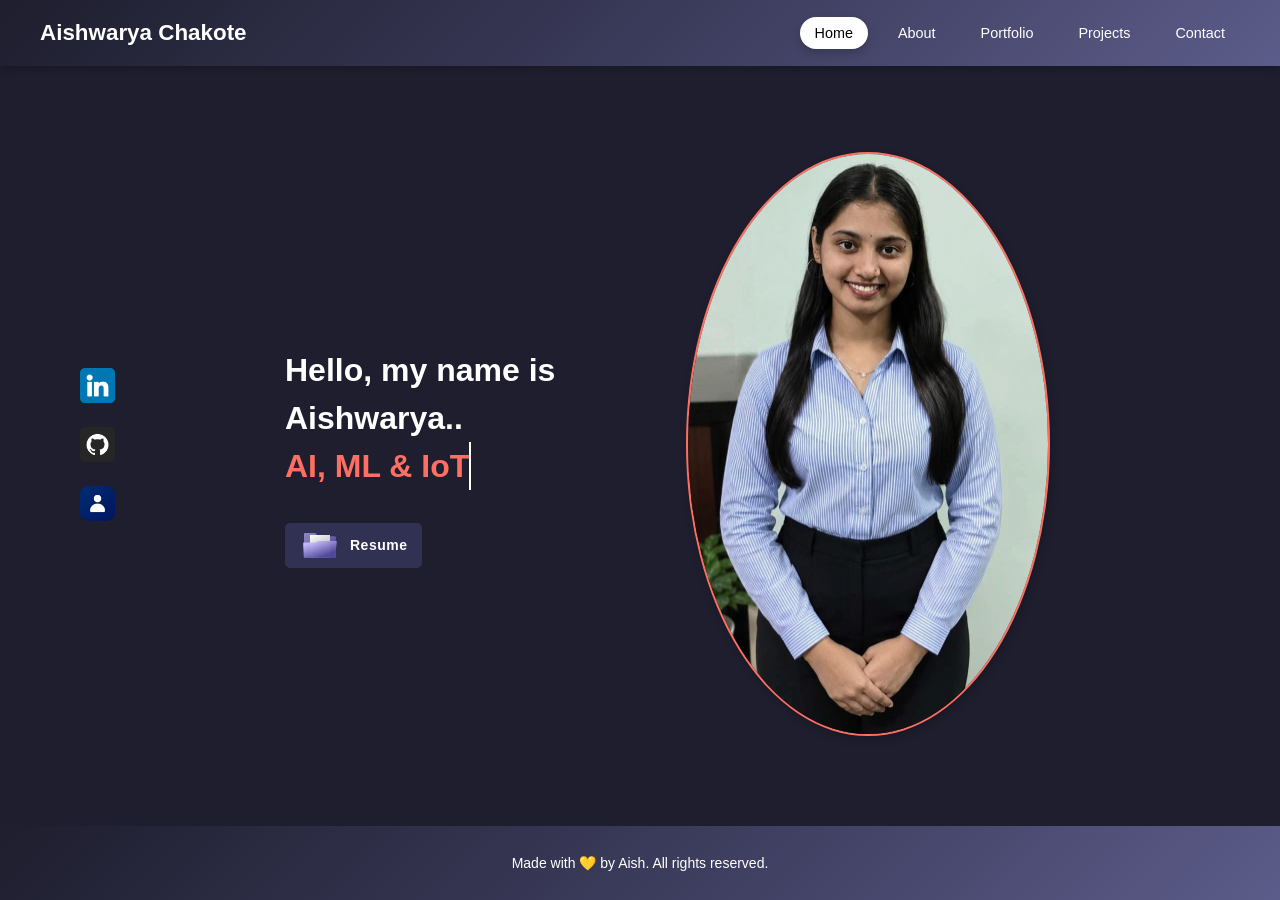
<file: WebDev-L1-PersonalPortfolio/index.html>
<!DOCTYPE html>
<html lang="en">
<head>
    <meta charset="UTF-8">
    <meta name="viewport" content="width=device-width, initial-scale=1.0">
    <title>Home</title>
    <link rel="stylesheet" href="https://cdnjs.cloudflare.com/ajax/libs/font-awesome/4.7.0/css/font-awesome.min.css" />
    <style>
        html, body {
            height: 100%;
            margin: 0;
            padding: 0;
            font-family: Arial, sans-serif;
            overflow-x: hidden;
        }

        body {
            background-color: #1e1e2e;
            color: #fff;
            display: flex;
            flex-direction: column;
            min-height: 100vh;
        }

        /* Navbar Styles */
        .navbar {
            background: linear-gradient(135deg, #1e1e2e, #3a3a5a, #5c5c8a);
            color: white;
            padding: 20px 20px;
            position: sticky;
            top: 0;
            z-index: 1000;
            box-shadow: 0 4px 8px rgba(0, 0, 0, 0.2);
        }

        .container {
            display: flex;
            justify-content: space-between;
            align-items: center;
            max-width: 1200px;
            margin: 0 auto;
            padding: 0 15px;
            width: 100%;
        }

        .brand a {
            text-decoration: none;
            color: white;
            font-size: 1.4em;
            font-weight: bold;
            white-space: nowrap;
        }

        .toggler {
            display: none;
            font-size: 1.5em;
            background: none;
            border: none;
            color: white;
            cursor: pointer;
            padding: 5px;
        }

        .nav-menu {
            list-style: none;
            margin: 0;
            padding: 0;
            display: flex;
            gap: 15px;
        }

        .nav-menu li a {
            text-decoration: none;
            color: white;
            padding: 8px 15px;
            border-radius: 25px;
            transition: all 0.3s ease-in-out;
            font-size: 0.9em;
        }

        .nav-menu li a:hover {
            background-color: rgba(255, 255, 255, 0.3);
            box-shadow: 0 4px 10px rgba(255, 255, 255, 0.5);
        }

        .nav-menu li a.active {
            background-color: white;
            color: black;
            box-shadow: 0 4px 10px rgba(0, 0, 0, 0.2);
        }

        /* Main Content Styles */
        .main-content {
            display: flex;
            flex: 1;
            padding: 30px 20px;
            align-items: center;
            justify-content: center;
            max-width: 1200px;
            margin: 0 auto;
            width: 100%;
            box-sizing: border-box;
        }

        .social-column {
            display: flex;
            flex-direction: column;
            align-items: center;
            justify-content: center;
            gap: 20px;
            margin-right: 150px;
            margin-left: 60px;
        }

        .social-icon {
            height: 35px;
            width: 35px;
            transition: transform 0.3s ease;
        }

        .social-icon:hover {
            transform: scale(1.2);
        }

        .content-column {
            display: flex;
            flex: 1;
            justify-content: space-between;
            align-items: center;
        }

        .text-content {
            flex: 1;
            padding-right: 20px;
        }

        .text-content h1 {
            font-size: 2rem;
            line-height: 1.5;
            margin-bottom: 20px;
        }

        .dynamic-text {
            font-weight: bold;
            color: #ff6f61;
            border-right: 2px solid #fff;
            white-space: nowrap;
            overflow: hidden;
            display: inline-block;
        }


        .image-content {
            flex: 0 0 auto;
            margin-right: 190px;
        }

        .profile-pic {
            width: 100%;
            max-width: 360px;
            border-radius: 50%;
            border: 2px solid #ff6f61;
            box-shadow: 2px 4px 10px rgba(0, 0, 0, 0.2);
            transition: transform 0.3s ease, box-shadow 0.3s ease;
        }

        .profile-pic:hover {
            transform: scale(1.05);
            box-shadow: 4px 6px 15px rgba(0, 0, 0, 0.3);
        }

        /* Resume Button */
        .Documents-btn {
            display: flex;
            align-items: center;
            justify-content: flex-start;
            width: fit-content;
            height: 45px;
            border: none;
            padding: 0px 15px;
            border-radius: 5px;
            background-color: rgb(49, 49, 83);
            gap: 10px;
            cursor: pointer;
            transition: all 0.3s;
            margin-top: 20px;
        }

        .folderContainer {
            width: 40px;
            height: fit-content;
            display: flex;
            flex-direction: column;
            align-items: center;
            justify-content: flex-end;
            position: relative;
        }

        .fileBack {
            z-index: 1;
            width: 80%;
            height: auto;
        }

        .filePage {
            width: 50%;
            height: auto;
            position: absolute;
            z-index: 2;
            transition: all 0.3s ease-out;
        }

        .fileFront {
            width: 85%;
            height: auto;
            position: absolute;
            z-index: 3;
            opacity: 0.95;
            transform-origin: bottom;
            transition: all 0.3s ease-out;
        }

        .text {
            color: white;
            font-size: 14px;
            font-weight: 600;
            letter-spacing: 0.5px;
        }

        .Documents-btn:hover {
            transform: scale(1.09);
        }

        .Documents-btn:hover .filePage {
            transform: translateY(-5px);
        }

        .Documents-btn:hover {
            background-color: rgb(58, 58, 94);
        }

        .Documents-btn:active {
            transform: scale(0.95);
        }

        .Documents-btn:hover .fileFront {
            transform: rotateX(30deg);
        }

        /* Footer Styles */
        .footer {
            background: linear-gradient(135deg, #1e1e2e, #3a3a5a, #5c5c8a);
            color: #ffffff;
            text-align: center;
            padding: 15px 0;
            font-size: 14px;
            width: 100%;
        }

        /* Responsive Adjustments */
        @media (max-width: 1200px) {
            .social-column {
                margin-right: 80px;
                margin-left: 30px;
            }
            .image-content {
                margin-right: 100px;
            }
        }

        @media (max-width: 992px) {
            .social-column {
                margin-right: 40px;
                margin-left: 20px;
            }
            .image-content {
                margin-right: 60px;
            }
            .profile-pic {
                max-width: 300px;
            }
        }

        @media (max-width: 768px) {
            .navbar {
                padding: 10px 15px;
                background: linear-gradient(135deg, #1e1e2e, #3a3a5a); /* Simplified gradient for mobile */
            }

            .toggler {
                display: block;
            }

            .nav-menu {
                display: none;
                flex-direction: column;
                background: linear-gradient(135deg, #2a2a3e, #4a4a6a); /* Matching gradient */
                width: 100%;
                position: absolute;
                top: 60px;
                left: 0;
                padding: 15px 0;
                box-shadow: 0 4px 8px rgba(0, 0, 0, 0.3);
            }

            .nav-menu.active {
                display: flex;
            }

            .nav-menu li {
                text-align: center;
                margin: 8px 0;
            }

            .nav-menu li a {
                padding: 10px 20px;
                display: block;
                background-color: transparent;
                transition: all 0.3s ease;
            }

            .nav-menu li a:hover {
                background-color: rgba(255, 255, 255, 0.1);
                box-shadow: none;
            }

            .nav-menu li a.active {
                background-color: rgba(255, 255, 255, 0.2);
                color: white;
                box-shadow: none;
            }

            .whole-container {
                flex-direction: column;
                padding: 20px;
            }

            .main-content {
                flex-direction: column;
                padding: 20px;
            }

            .social-column {
                flex-direction: row;
                margin: 20px 0;
                gap: 25px;
            }

            .content-column {
                flex-direction: column-reverse;
                text-align: center;
                width: 100%;
            }

            .text-content {
                padding-right: 0;
                margin-bottom: 30px;
                display: flex;
                flex-direction: column;
                align-items: center;
            }

            .text-content h1 {
                font-size: 1.8rem;
                text-align: center;
            }

            .Documents-btn {
                margin: 20px auto;
            }

            .image-content {
                margin: 0 auto 30px;
            }

            .profile-pic {
                max-width: 250px;
            }
        }

        @media (max-width: 576px) {
            .brand a {
                font-size: 1.2em;
            }

            .text-content h1 {
                font-size: 1.5rem;
                line-height: 1.3;
            }

            .profile-pic {
                max-width: 200px;
            }

            .social-icon {
                height: 30px;
                width: 30px;
            }

            .social-column {
                gap: 20px;
            }

            .dynamic-text {
                font-size: 0.9em;
            }
        }

        @media (max-width: 400px) {
            .text-content h1 {
                font-size: 1.3rem;
            }
            
            .profile-pic {
                max-width: 180px;
            }
            
            .social-icon {
                height: 25px;
                width: 25px;
            }
        }

        .whole-container {
            display: flex;
            flex: 1;
            justify-content: center;
            align-items: center;
            padding: 20px;
        }
    </style>
</head>
<body>
    <nav class="navbar">
        <div class="container">
            <div class="brand">
                <a href="https://www.linkedin.com/in/aishwaryachakote/" target="_blank">Aishwarya Chakote</a>
            </div>
            <button class="toggler" id="toggler">&#9776;</button>
            <ul class="nav-menu" id="nav-menu">
                <li><a href="./Home/home.html" class="nav-link active">Home</a></li>
                <li><a href="./About/about.html" class="nav-link">About</a></li>
                <li><a href="./Portfolio/portfolio.html" class="nav-link">Portfolio</a></li>
                <li><a href="./Project/project.html" class="nav-link">Projects</a></li>
                <li><a href="./Feedback/feedback.html" class="nav-link">Contact</a></li>
            </ul>
        </div>
    </nav>
    <div class="whole-container">
        <div class="social-column">
            <a href="https://www.linkedin.com/in/aishwaryachakote/" target="_blank">
                <img src="Home/image.png" alt="LinkedIn" class="social-icon">
            </a>
            <a href="https://github.com/Aishwaryaschakote" target="_blank">
                <img src="Home/github_3291667.png" alt="GitHub" class="social-icon">
            </a>
            <a href="mailto:aishwarya.s.chakote@gmail.com">
                <img src="user_6542983 copy.png" alt="Email" class="social-icon">
            </a>
            
        </div>
        <div class="main-content" id="home">
            <div class="content-column">
                <div class="text-content">
                    <h1>
                        Hello, my name is Aishwarya..
                        <br />
                        <span class="dynamic-text" id="typing-text"></span>
                    </h1>
                    
                    <button class="Documents-btn" onclick="openResume()">
                        <span class="folderContainer">
                            <svg class="fileBack" width="146" height="113" viewBox="0 0 146 113" fill="none" xmlns="http://www.w3.org/2000/svg">
                                <path d="M0 4C0 1.79086 1.79086 0 4 0H50.3802C51.8285 0 53.2056 0.627965 54.1553 1.72142L64.3303 13.4371C65.2799 14.5306 66.657 15.1585 68.1053 15.1585H141.509C143.718 15.1585 145.509 16.9494 145.509 19.1585V109C145.509 111.209 143.718 113 141.509 113H3.99999C1.79085 113 0 111.209 0 109V4Z" fill="url(#paint0_linear_117_4)"></path>
                                <defs>
                                    <linearGradient id="paint0_linear_117_4" x1="0" y1="0" x2="72.93" y2="95.4804" gradientUnits="userSpaceOnUse">
                                        <stop stop-color="#8F88C2"></stop>
                                        <stop offset="1" stop-color="#5C52A2"></stop>
                                    </linearGradient>
                                </defs>
                            </svg>
                            <svg class="filePage" width="88" height="99" viewBox="0 0 88 99" fill="none" xmlns="http://www.w3.org/2000/svg">
                                <rect width="88" height="99" fill="url(#paint0_linear_117_6)"></rect>
                                <defs>
                                    <linearGradient id="paint0_linear_117_6" x1="0" y1="0" x2="81" y2="160.5" gradientUnits="userSpaceOnUse">
                                        <stop stop-color="white"></stop>
                                        <stop offset="1" stop-color="#686868"></stop>
                                    </linearGradient>
                                </defs>
                            </svg>
                            <svg class="fileFront" width="160" height="79" viewBox="0 0 160 79" fill="none" xmlns="http://www.w3.org/2000/svg">
                                <path d="M0.29306 12.2478C0.133905 9.38186 2.41499 6.97059 5.28537 6.97059H30.419H58.1902C59.5751 6.97059 60.9288 6.55982 62.0802 5.79025L68.977 1.18034C70.1283 0.410771 71.482 0 72.8669 0H77H155.462C157.87 0 159.733 2.1129 159.43 4.50232L150.443 75.5023C150.19 77.5013 148.489 79 146.474 79H7.78403C5.66106 79 3.9079 77.3415 3.79019 75.2218L0.29306 12.2478Z" fill="url(#paint0_linear_117_5)"></path>
                                <defs>
                                    <linearGradient id="paint0_linear_117_5" x1="38.7619" y1="8.71323" x2="66.9106" y2="82.8317" gradientUnits="userSpaceOnUse">
                                        <stop stop-color="#C3BBFF"></stop>
                                        <stop offset="1" stop-color="#51469A"></stop>
                                    </linearGradient>
                                </defs>
                            </svg>
                        </span>
                        <p class="text">Resume</p>
                    </button>
                </div>
                <div class="image-content">
                    <img src="mypicc.jpeg" alt="Profile Picture" class="profile-pic" />
                </div>
            </div>
        </div>
    </div>

    <footer class="footer">
        <p>Made with 💛 by Aish. All rights reserved.</p>
    </footer>

    <script>
        // Navbar Toggle
        const toggler = document.getElementById('toggler');
        const navMenu = document.getElementById('nav-menu');
        const navLinks = document.querySelectorAll('.nav-link');

        toggler.addEventListener('click', () => {
            navMenu.classList.toggle('active');
        });

        navLinks.forEach(link => {
            link.addEventListener('click', () => {
                navLinks.forEach(item => item.classList.remove('active'));
                link.classList.add('active');
                navMenu.classList.remove('active');
            });
        });

        // Open Resume
        function openResume() {
            window.open('https://drive.google.com/file/d/1n1vFFl5wZD_nGD9PTHpCphgo1DfZx2WN/view?usp=sharing', '_blank');
        }

        // Typing Effect
        const texts = ["AI, ML & IoT Enthusiast", "CSE (final year student)", "Creating Real-world Solutions"];
        let index = 0;
        let charIndex = 0;
        const typingText = document.getElementById("typing-text");

        function typeEffect() {
            if (charIndex < texts[index].length) {
                typingText.textContent += texts[index][charIndex];
                charIndex++;
                setTimeout(typeEffect, 100);
            } else {
                setTimeout(eraseEffect, 1000);
            }
        }

        function eraseEffect() {
            if (charIndex > 0) {
                typingText.textContent = texts[index].substring(0, charIndex - 1);
                charIndex--;
                setTimeout(eraseEffect, 50);
            } else {
                index = (index + 1) % texts.length;
                setTimeout(typeEffect, 500);
            }
        }

        // Initialize on page load
        document.addEventListener("DOMContentLoaded", () => {
            typeEffect();
            
            // Set active nav link based on current page
            navLinks.forEach(link => {
                if (link.href === window.location.href) {
                    link.classList.add('active');
                }
            });
        });
    </script>
</body>
</html>
</file>
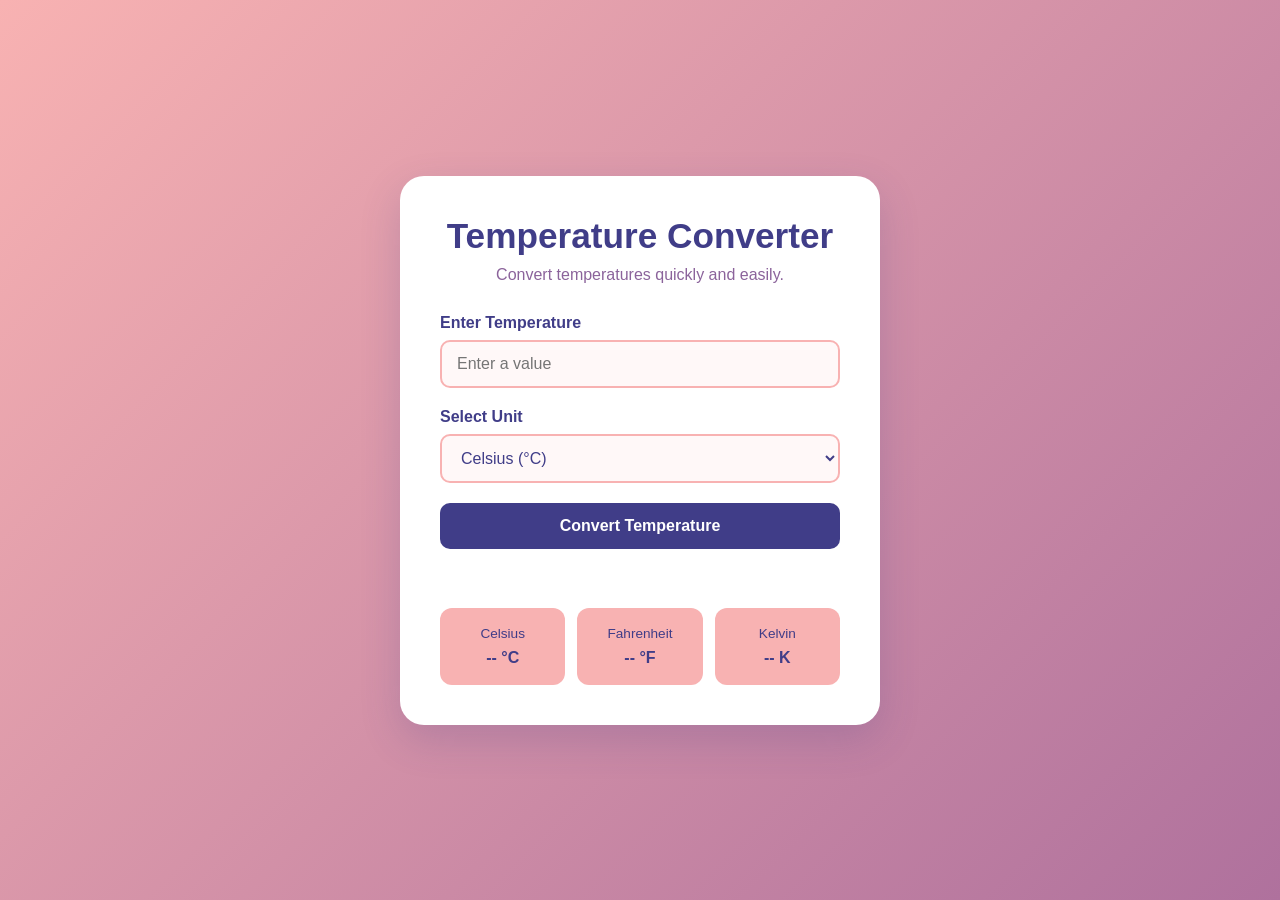
<file: WebDev-L1-TemperatureConverter/index.html>
<!DOCTYPE html>
<html lang="en">
<head>
    <meta charset="UTF-8">
    <meta name="viewport" content="width=device-width, initial-scale=1.0">

    <title>Temperature Converter</title>

    <style>
        /* =========================
           RESET
        ========================= */

        * {
            margin: 0;
            padding: 0;
            box-sizing: border-box;
        }


        /* =========================
           PAGE
        ========================= */

        body {
            min-height: 100vh;
            display: flex;
            justify-content: center;
            align-items: center;
            padding: 20px;

            font-family: Arial, sans-serif;
            background: linear-gradient(135deg, #F8B2B2, #AF719D);
            color: #403D88;
        }


        /* =========================
           CONVERTER
        ========================= */

        .converter {
            width: 100%;
            max-width: 480px;
            padding: 40px;

            background: #FFFFFF;
            border-radius: 24px;
            box-shadow: 0 15px 40px rgba(64, 61, 136, .2);
        }


        /* =========================
           HEADING
        ========================= */

        h1 {
            text-align: center;
            font-size: 2.2rem;
            color: #403D88;
            margin-bottom: 10px;
        }

        .subtitle {
            text-align: center;
            color: #8B639B;
            margin-bottom: 30px;
        }


        /* =========================
           FORM
        ========================= */

        .form-group {
            margin-bottom: 20px;
        }

        label {
            display: block;
            margin-bottom: 8px;
            font-weight: 600;
            color: #403D88;
        }

        input,
        select {
            width: 100%;
            padding: 13px 15px;

            border: 2px solid #F8B2B2;
            border-radius: 10px;

            font-size: 1rem;
            color: #403D88;
            background: #FFF8F8;
            outline: none;
        }

        input:focus,
        select:focus {
            border-color: #8B639B;
        }


        /* =========================
           BUTTON
        ========================= */

        button {
            width: 100%;
            padding: 14px;

            border: none;
            border-radius: 10px;

            background: #403D88;
            color: white;

            font-size: 1rem;
            font-weight: 600;
            cursor: pointer;

            transition: .3s;
        }

        button:hover {
            background: #8B639B;
            transform: translateY(-2px);
        }


        /* =========================
           ERROR MESSAGE
        ========================= */

        #error {
            min-height: 24px;
            margin-top: 15px;

            text-align: center;
            color: #AF719D;
            font-weight: 600;
        }


        /* =========================
           RESULTS
        ========================= */

        .results {
            display: grid;
            grid-template-columns: repeat(3, 1fr);
            gap: 12px;
            margin-top: 20px;
        }

        .result {
            padding: 18px 10px;
            text-align: center;

            background: #F8B2B2;
            border-radius: 12px;
        }

        .result span {
            display: block;
            font-size: .85rem;
            color: #403D88;
            margin-bottom: 8px;
        }

        .result strong {
            font-size: 1rem;
            color: #403D88;
        }


        /* =========================
           RESPONSIVE
        ========================= */

        @media (max-width: 500px) {

            .converter {
                padding: 30px 20px;
            }

            h1 {
                font-size: 1.8rem;
            }

            .results {
                grid-template-columns: 1fr;
            }
        }
    </style>
</head>


<body>

    <main class="converter">

        <h1>Temperature Converter</h1>

        <p class="subtitle">
            Convert temperatures quickly and easily.
        </p>


        <!-- Temperature Input -->

        <div class="form-group">

            <label for="temperature">
                Enter Temperature
            </label>

            <input
                type="number"
                id="temperature"
                placeholder="Enter a value"
                step="any"
            >

        </div>


        <!-- Unit Selection -->

        <div class="form-group">

            <label for="unit">
                Select Unit
            </label>

            <select id="unit">

                <option value="celsius">
                    Celsius (°C)
                </option>

                <option value="fahrenheit">
                    Fahrenheit (°F)
                </option>

                <option value="kelvin">
                    Kelvin (K)
                </option>

            </select>

        </div>


        <!-- Convert Button -->

        <button id="convertBtn">
            Convert Temperature
        </button>


        <!-- Error Message -->

        <p id="error"></p>


        <!-- Results -->

        <div class="results">

            <div class="result">
                <span>Celsius</span>
                <strong id="celsius">-- °C</strong>
            </div>

            <div class="result">
                <span>Fahrenheit</span>
                <strong id="fahrenheit">-- °F</strong>
            </div>

            <div class="result">
                <span>Kelvin</span>
                <strong id="kelvin">-- K</strong>
            </div>

        </div>

    </main>


    <script>

        // Get elements from the page

        const temperature = document.getElementById("temperature");
        const unit = document.getElementById("unit");
        const convertBtn = document.getElementById("convertBtn");
        const error = document.getElementById("error");

        const celsiusResult = document.getElementById("celsius");
        const fahrenheitResult = document.getElementById("fahrenheit");
        const kelvinResult = document.getElementById("kelvin");


        // Convert temperature when the button is clicked

        convertBtn.addEventListener("click", function () {

            const value = parseFloat(temperature.value);
            const selectedUnit = unit.value;

            // Check for empty or invalid input

            if (temperature.value.trim() === "" || isNaN(value)) {

                error.textContent = "Please enter a valid temperature.";

                clearResults();

                return;
            }


            let celsius;


            // Convert the entered value to Celsius first

            if (selectedUnit === "celsius") {

                celsius = value;

            } else if (selectedUnit === "fahrenheit") {

                celsius = (value - 32) * 5 / 9;

            } else {

                celsius = value - 273.15;

            }


            // Check for absolute zero

            if (celsius < -273.15) {

                error.textContent =
                    "Temperature cannot be below absolute zero.";

                clearResults();

                return;
            }


            // Convert Celsius into all three units

            const fahrenheit = (celsius * 9 / 5) + 32;
            const kelvin = celsius + 273.15;


            // Display results

            error.textContent = "";

            celsiusResult.textContent =
                `${celsius.toFixed(2)} °C`;

            fahrenheitResult.textContent =
                `${fahrenheit.toFixed(2)} °F`;

            kelvinResult.textContent =
                `${kelvin.toFixed(2)} K`;

        });


        // Reset the result boxes

        function clearResults() {

            celsiusResult.textContent = "-- °C";
            fahrenheitResult.textContent = "-- °F";
            kelvinResult.textContent = "-- K";

        }

    </script>

</body>
</html>
</file>
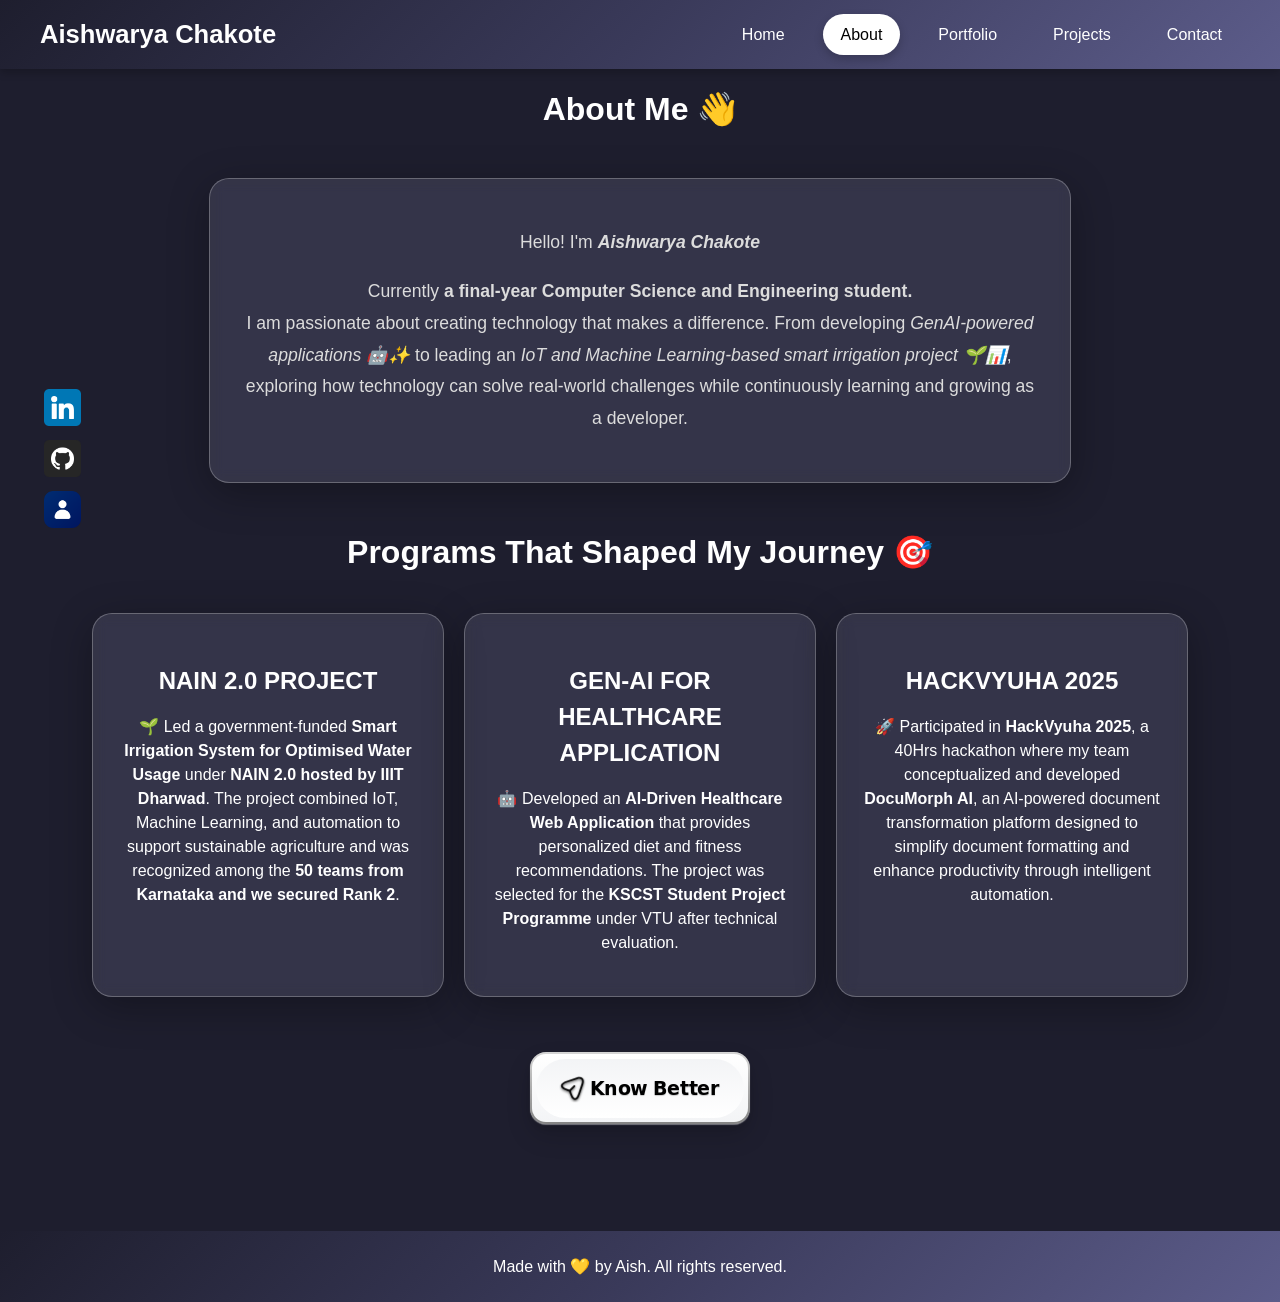
<file: WebDev-L1-PersonalPortfolio/About/about.html>
<!DOCTYPE html>
<html lang="en">
<head>
    <meta charset="UTF-8">
    <meta name="viewport" content="width=device-width, initial-scale=1.0">
    <title>About - Aishwarya </title>
    <link rel="stylesheet" href="https://cdnjs.cloudflare.com/ajax/libs/font-awesome/4.7.0/css/font-awesome.min.css" />
    <style>
        /* CSS */

        html, body {
  height: 100%;
  margin: 0;
}

        body {
            margin: 0;
            font-family: Arial, sans-serif;
            background-color: #1e1e2e;
        }

        .navbar {
            background: linear-gradient(135deg, #1e1e2e, #3a3a5a, #5c5c8a);
            color: white;
            padding: 20px 20px;
            position: sticky;
            top: 0;
            z-index: 1000;
            box-shadow: 0 4px 8px rgba(0, 0, 0, 0.2);
        }

        .container {
            display: flex;
            justify-content: space-between;
            align-items: center;
            max-width: 1200px;
            margin: 0 auto;
        }

        .brand a {
            text-decoration: none;
            color: white;
            font-size: 1.6em;
            font-weight: bold;
        }

        .toggler {
            display: none;
            font-size: 1.5em;
            background: none;
            border: none;
            color: white;
            cursor: pointer;
        }

        .nav-menu {
            list-style: none;
            margin: 0;
            padding: 0;
            display: flex;
            gap: 20px;
        }

        .nav-menu li a {
            text-decoration: none;
            color: white;
            padding: 12px 18px;
            border-radius: 25px;
            transition: all 0.3s ease-in-out;
        }

        .nav-menu li a:hover {
            background-color: rgba(255, 255, 255, 0.3);
            box-shadow: 0 4px 10px rgba(255, 255, 255, 0.5);
        }

        .nav-menu li a.active {
            background-color: white;
            color: black;
            box-shadow: 0 4px 10px rgba(0, 0, 0, 0.2);
        }
        @media (max-width: 768px) {
    .content-left2 {
        position: static;
        width: 100%;
        height: auto;
        flex-direction: row;
        justify-content: center;
        padding: 20px 0;
    }
    .example-2 {
        flex-direction: row !important;
        gap: 10px !important;
    }
}

        /* Responsive Styles */
        @media (max-width: 768px) {
    .navbar {
        padding: 10px 15px;
        background: linear-gradient(135deg, #1e1e2e, #3a3a5a); /* Simplified gradient matching desktop */
    }

    .toggler {
        display: block;
    }

    .nav-menu {
        display: none;
        flex-direction: column;
        background: linear-gradient(135deg, #2a2a3e, #4a4a6a); /* Darker gradient for menu */
        width: 100%;
        position: absolute;
        top: 60px;
        left: 0;
        padding: 15px 0;
        box-shadow: 0 4px 8px rgba(0, 0, 0, 0.3);
        border-radius: 0 0 20px 20px;
    }

    .nav-menu.active {
        display: flex;
    }

    .nav-menu li {
        text-align: center;
        margin: 8px 0;
        padding: 5px 0;
    }

    .nav-menu li a {
        padding: 12px 20px;
        display: block;
        background-color: transparent;
        transition: all 0.3s ease;
        border-radius: 20px;
    }

    .nav-menu li a:hover {
        background-color: rgba(255, 255, 255, 0.1);
        box-shadow: none;
    }

    .nav-menu li a.active {
        background-color: rgba(255, 255, 255, 0.2);
        color: white;
        box-shadow: none;
    }
}

    .content-left2 {
    display: flex;
    flex-direction: column; 
    justify-content: center; 
    align-items: center;
    position: fixed; 
    height: 100vh; 
    width: 5%; 
    left: 0; 
    top: 0; 
    padding: 10px;
}

@media (max-width: 768px) {
    .content-left2 {
        position: static;
        width: 100%;
        height: auto;
        flex-direction: row;
        justify-content: center;
        padding: 20px 0;
    }
    .example-2 {
        flex-direction: row !important;
        gap: 10px !important;
    }
}

.footer {
  background: linear-gradient(135deg, #1e1e2e, #3a3a5a, #5c5c8a);
  color: #ffffff;
  text-align: center;
  padding: 10px 0;
  font-family: Arial, sans-serif;
  font-size: 16px;
  position: relative;
  bottom: 0;
  width: 100%;
}

@media (max-width: 768px) {
    .footer {
        position: relative;
        margin-top: 30px;
    }
}

ul {
  list-style: none;
}

.example-2 {
  display: flex;
  flex-direction: column;
  justify-content: center;
  gap: 10px;
  align-items: center;
}
.example-2 .icon-content {
  margin: 0 10px;
  position: relative;
}

.social{
  height: 37px;
  width: 37px;
  transition: transform 0.3s ease;
}

.social:hover {
  transform: scale(1.2); 
}


.about-me-section {
  margin: 50px auto;
  padding: 30px;
  max-width: 800px;
  background: rgba(255, 255, 255, 0.1); 
  border: 1px solid rgba(255, 255, 255, 0.25); 
  border-radius: 20px;
  backdrop-filter: blur(7px) saturate(150%);
  -webkit-backdrop-filter: blur(7px) saturate(150%);
  box-shadow: 0 10px 40px rgba(0, 0, 0, 0.3); 
  text-align: center;
  color: #ffffff;
  font-family: 'Arial', sans-serif;
  line-height: 1.8;
  transition: transform 0.3s ease-in-out, box-shadow 0.3s ease-in-out; 
}

@media (max-width: 768px) {
    .about-me-section {
        margin: 30px 20px;
        padding: 20px;
    }
}

.about-me-section:hover {
  transform: scale(1.02); 
  box-shadow: 0 15px 50px rgba(0, 0, 0, 0.4); 
}

.about-me-section h1 {
  font-size: 2.2em;
  margin-bottom: 20px;
  color: #f8f8f8;
  text-shadow: 0 4px 6px rgba(0, 0, 0, 0.3); 
}

.about-me-section p {
  font-size: 1.1em;
  color: #dcdcdc;
}

.container-section {
  display: flex;
  flex-wrap: wrap;
  gap: 20px;
  justify-content: center;
  padding: 20px;
}

.glassy-box {
  background: rgba(255, 255, 255, 0.1); 
  border: 1px solid rgba(255, 255, 255, 0.25); 
  border-radius: 20px;
  backdrop-filter: blur(7px) saturate(150%);
  -webkit-backdrop-filter: blur(7px) saturate(150%);
  box-shadow: 0 10px 40px rgba(0, 0, 0, 0.3); 
  text-align: center;
  color: #ffffff;
  font-family: 'Arial', sans-serif;
  line-height: 1.5;
  transition: transform 0.3s ease-in-out, box-shadow 0.3s ease-in-out; 
  width: 300px;
  padding: 25px;
}

@media (max-width: 768px) {
    .glassy-box {
        width: calc(100% - 40px);
        margin: 0 20px;
    }
}

.glassy-box:hover {
  transform: scale(1.02); 
  box-shadow: 0 15px 50px rgba(0, 0, 0, 0.4); 
}

    .glassy-title {
      font-size: 1.5rem;
      margin-bottom: 10px;
      font-weight: bold;
      text-transform: uppercase;
    }

    .glassy-text {
      font-size: 1rem;
      line-height: 1.5;
    }

    @media screen and (max-width: 768px) {
      .glassy-box {
        width: 100%;
      }
    }


.button {
  --primary: #4f46e5;
  --neutral-1: #ffffff;
  --neutral-2: #f3f4f6;
  --radius: 16px;

  cursor: pointer;
  border-radius: var(--radius);
  text-shadow: 0 1px 1px rgba(0, 0, 0, 0.2);
  border: none;
  box-shadow:
    0 1px 1px rgba(255, 255, 255, 0.4),
    0 12px 24px rgba(0, 0, 0, 0.15),
    0 4px 8px rgba(0, 0, 0, 0.1);
  display: flex;
  align-items: center;
  justify-content: center;
  position: relative;
  transition: all 0.4s cubic-bezier(0.175, 0.885, 0.32, 1.275);
  min-width: 220px;
  padding: 22px;
  height: 72px;
  font-family: "Inter", system-ui, sans-serif;
  font-style: normal;
  font-size: 19px;
  font-weight: 600;
  letter-spacing: -0.2px;
}

@media (max-width: 768px) {
    .button {
        min-width: 180px;
        padding: 18px;
        height: 60px;
        font-size: 16px;
    }
}

.button:hover {
  transform: translateY(-2px) scale(1.02);
  box-shadow:
    0 2px 2px rgba(255, 255, 255, 0.4),
    0 18px 32px rgba(0, 0, 0, 0.15),
    0 8px 12px rgba(0, 0, 0, 0.1);
}

.button:active {
  transform: scale(1);
  box-shadow:
    0 0 1px 2px rgba(255, 255, 255, 0.3),
    0 10px 3px -3px rgba(0, 0, 0, 0.2);
}
.button:after {
  content: "";
  position: absolute;
  inset: 0;
  border-radius: var(--radius);
  border: 2.5px solid transparent;
  background:
    linear-gradient(var(--neutral-1), var(--neutral-2)) padding-box,
    linear-gradient(to bottom, rgba(0, 0, 0, 0.1), rgba(0, 0, 0, 0.45))
      border-box;
  z-index: 0;
  transition: all 0.4s ease;
}
.button:hover::after {
  transform: scale(1.05, 1.1);
  box-shadow: inset 0 -1px 3px 0 rgba(255, 255, 255, 1);
}
.button::before {
  content: "";
  inset: 7px 6px 6px 6px;
  position: absolute;
  background: linear-gradient(to top, var(--neutral-1), var(--neutral-2));
  border-radius: 30px;
  filter: blur(0.5px);
  z-index: 2;
}
.state p {
  display: flex;
  align-items: center;
  justify-content: center;
}
.state .icon {
  position: absolute;
  left: 0;
  top: 0;
  bottom: 0;
  margin: auto;
  transform: scale(1.25);
  transition: all 0.3s ease;
  display: flex;
  align-items: center;
  justify-content: center;
}
.state .icon svg {
  overflow: visible;
}

/* Outline */
.outline {
  position: absolute;
  border-radius: inherit;
  overflow: hidden;
  z-index: 1;
  opacity: 0;
  transition: opacity 0.4s ease;
  inset: -2px -3.5px;
}
.outline::before {
  content: "";
  position: absolute;
  inset: -100%;
  background: conic-gradient(
    from 180deg,
    transparent 60%,
    var(--primary) 85%,
    transparent 100%
  );
  animation: spin 2.5s linear infinite;
  animation-play-state: paused;
  opacity: 0.7;
}
@keyframes spin {
  0% {
    transform: rotate(0deg);
  }
  100% {
    transform: rotate(360deg);
  }
}
.button:hover .outline {
  opacity: 1;
}
.button:hover .outline::before {
  animation-play-state: running;
}

/* Letters */
.state p span {
  display: block;
  opacity: 0;
  animation: slideDown 0.8s ease forwards calc(var(--i) * 0.03s);
}
.button:hover p span {
  opacity: 1;
  animation: wave 0.5s ease forwards calc(var(--i) * 0.02s);
}
.button:focus p span {
  opacity: 1;
  animation: disapear 0.6s ease forwards calc(var(--i) * 0.03s);
}
@keyframes wave {
  30% {
    opacity: 1;
    transform: translateY(4px) translateX(0) rotate(0);
  }
  50% {
    opacity: 1;
    transform: translateY(-4px) translateX(0) rotate(0);
    color: var(--primary);
  }
  100% {
    opacity: 1;
    transform: translateY(0) translateX(0) rotate(0);
  }
}
@keyframes slideDown {
  0% {
    opacity: 0;
    transform: translateY(-20px) translateX(5px) rotate(-90deg);
    color: var(--primary);
    filter: blur(5px);
  }
  30% {
    opacity: 1;
    transform: translateY(4px) translateX(0) rotate(0);
    filter: blur(0);
  }
  50% {
    opacity: 1;
    transform: translateY(-3px) translateX(0) rotate(0);
  }
  100% {
    opacity: 1;
    transform: translateY(0) translateX(0) rotate(0);
  }
}
@keyframes disapear {
  from {
    opacity: 1;
  }
  to {
    opacity: 0;
    transform: translateX(5px) translateY(20px);
    color: var(--primary);
    filter: blur(5px);
  }
}

/* Plane */
.state--default .icon svg {
  animation: land 0.6s ease forwards;
}
.button:hover .state--default .icon {
  transform: rotate(45deg) scale(1.25);
}
.button:focus .state--default svg {
  animation: takeOff 0.8s linear forwards;
}
.button:focus .state--default .icon {
  transform: rotate(0) scale(1.25);
}
@keyframes takeOff {
  0% {
    opacity: 1;
  }
  60% {
    opacity: 1;
    transform: translateX(80px) rotate(45deg) scale(2.2);
  }
  100% {
    opacity: 0;
    transform: translateX(180px) rotate(45deg) scale(0);
  }
}
@keyframes land {
  0% {
    transform: translateX(-60px) translateY(30px) rotate(-50deg) scale(2);
    opacity: 0;
    filter: blur(3px);
  }
  100% {
    transform: translateX(0) translateY(0) rotate(0);
    opacity: 1;
    filter: blur(0);
  }
}

/* Contrail */
.state--default .icon:before {
  content: "";
  position: absolute;
  top: 50%;
  height: 2px;
  width: 0;
  left: -5px;
  background: linear-gradient(to right, transparent, rgba(0, 0, 0, 0.5));
}
.button:focus .state--default .icon:before {
  animation: contrail 0.8s linear forwards;
}
@keyframes contrail {
  0% {
    width: 0;
    opacity: 1;
  }
  8% {
    width: 15px;
  }
  60% {
    opacity: 0.7;
    width: 80px;
  }
  100% {
    opacity: 0;
    width: 160px;
  }
}

/* States */
.state {
  padding-left: 29px;
  z-index: 2;
  display: flex;
  position: relative;
}
.state--default span:nth-child(4) {
  margin-right: 5px;
}
.state--sent {
  display: none;
}
.state--sent svg {
  transform: scale(1.25);
  margin-right: 8px;
}
.button:focus .state--default {
  position: absolute;
}
.button:focus .state--sent {
  display: flex;
}
.button:focus .state--sent span {
  opacity: 0;
  animation: slideDown 0.8s ease forwards calc(var(--i) * 0.2s);
}
.button:focus .state--sent .icon svg {
  opacity: 0;
  animation: appear 1.2s ease forwards 0.8s;
}
@keyframes appear {
  0% {
    opacity: 0;
    transform: scale(4) rotate(-40deg);
    color: var(--primary);
    filter: blur(4px);
  }
  30% {
    opacity: 1;
    transform: scale(0.6);
    filter: blur(1px);
  }
  50% {
    opacity: 1;
    transform: scale(1.2);
    filter: blur(0);
  }
  100% {
    opacity: 1;
    transform: scale(1);
  }
}

/* Responsive adjustments for headings */
@media (max-width: 768px) {
    h1 {
        font-size: 1.8rem !important;
        padding: 0 20px;
    }
}

/* Main content padding adjustment */
.main-content {
    padding-bottom: 60px;
}

@media (max-width: 768px) {
    .main-content {
        padding-bottom: 20px;
    }
}

    </style>
</head>
<body>
    
    <!-- HTML -->
    <nav class="navbar">
        <div class="container">
            <div class="brand">
                <a href="https://www.linkedin.com/in/aishwaryachakote/" target="_blank">Aishwarya Chakote</a>
            </div>
            <button class="toggler" id="toggler">&#9776;</button>
            <ul class="nav-menu" id="nav-menu">
                <li><a href="../Home/home.html" class="nav-link ">Home</a></li>
                <li><a href="#about" class="nav-link active">About</a></li>
                <li><a href="../Portfolio/portfolio.html" class="nav-link">Portfolio</a></li>
                <li><a href="../Project/project.html" class="nav-link">Projects</a></li>
                <li><a href="../Feedback/feedback.html" class="nav-link">Contact</a></li>
            </ul>
        </div>
    </nav>
     
    

    <div class="intro-section" id="home">
        
            <div class="content-left2">
            <ul class="example-2">
                <li class="icon-content">
                  <a
                    href="https://www.linkedin.com/in/aishwaryachakote/" target="_blank"
                  >
                  <img src="image.png" class="social">
                  </a>
                </li>

                <li class="icon-content">
                  <a
                    href="https://github.com/Aishwaryaschakote" target="_blank"
                  >
                  <img src="github_3291667.png" alt="" class="social">
                  </a>
                </li>

                
                <li class="icon-content">
                  <a
                  href="mailto:aishwarya.s.chakote@gmail.com" target="_blank"
                  >
                  <img src="user_6542983.png" alt="" class="social">
                  </a>
                </li>

                

             </ul>
    </div>

    <div class="main-content">
        <h1 style="color: white; text-align: center;">About Me 👋</h1>

         <div id="about" class="about-me-section">
               <p>
                    Hello! I'm <b><i>Aishwarya Chakote </i></b>
                    <p>
                      Currently <b>a final-year Computer Science and Engineering student.</b> <br>
                      I am passionate about creating technology that makes a difference. From developing 
                      <i> GenAI-powered applications 🤖✨</i> to leading an <i>IoT and Machine Learning-based smart irrigation project 🌱📊</i>,
                      exploring how technology can solve real-world challenges while continuously learning and growing as a developer.
                  </p>
                </p>
         </div>  

         <h1 style="color: white; text-align: center;">Programs That Shaped My Journey 🎯</h1>

        
                <section class="container-section">

            <div id="box-one" class="glassy-box">
                <h3 class="glassy-title">NAIN 2.0 Project</h3>
                <p class="glassy-text">
                    🌱 Led a government-funded <strong>Smart Irrigation System for Optimised Water Usage</strong> under <strong>NAIN 2.0 hosted by IIIT Dharwad</strong>.
                    The project combined IoT, Machine Learning, and automation to support sustainable agriculture and was recognized among the <strong>50 teams from Karnataka and we secured Rank 2</strong>.
                </p>
            </div>

            <div id="box-two" class="glassy-box">
                <h3 class="glassy-title">Gen-AI for Healthcare Application</h3>
                <p class="glassy-text">
                    🤖 Developed an <strong>AI-Driven Healthcare Web Application</strong> that provides personalized diet and fitness recommendations.
                    The project was selected for the <strong>KSCST Student Project Programme</strong> under VTU after technical evaluation.
                </p>
            </div>

            <div id="box-three" class="glassy-box">
                <h3 class="glassy-title">HackVyuha 2025</h3>
                <p class="glassy-text">
    🚀 Participated in <strong>HackVyuha 2025</strong>, a 40Hrs hackathon where my team conceptualized and developed <strong>DocuMorph AI</strong>, an AI-powered document transformation platform designed to simplify document formatting and enhance productivity through intelligent automation.
</p>

            </div>

        </section>
        
         
     
          <div style="display: flex; justify-content: center; padding-top: 35px; padding-bottom: 47px;">
          <button class="button">
            <div class="outline"></div>
            <div class="state state--default">
              <div class="icon">
                <svg
                  xmlns="http://www.w3.org/2000/svg"
                  fill="none"
                  viewBox="0 0 24 24"
                  height="1.2em"
                  width="1.2em"
                >
                  <g style="filter: url(#shadow)">
                    <path
                      fill="currentColor"
                      d="M14.2199 21.63C13.0399 21.63 11.3699 20.8 10.0499 16.83L9.32988 14.67L7.16988 13.95C3.20988 12.63 2.37988 10.96 2.37988 9.78001C2.37988 8.61001 3.20988 6.93001 7.16988 5.60001L15.6599 2.77001C17.7799 2.06001 19.5499 2.27001 20.6399 3.35001C21.7299 4.43001 21.9399 6.21001 21.2299 8.33001L18.3999 16.82C17.0699 20.8 15.3999 21.63 14.2199 21.63ZM7.63988 7.03001C4.85988 7.96001 3.86988 9.06001 3.86988 9.78001C3.86988 10.5 4.85988 11.6 7.63988 12.52L10.1599 13.36C10.3799 13.43 10.5599 13.61 10.6299 13.83L11.4699 16.35C12.3899 19.13 13.4999 20.12 14.2199 20.12C14.9399 20.12 16.0399 19.13 16.9699 16.35L19.7999 7.86001C20.3099 6.32001 20.2199 5.06001 19.5699 4.41001C18.9199 3.76001 17.6599 3.68001 16.1299 4.19001L7.63988 7.03001Z"
                    ></path>
                    <path
                      fill="currentColor"
                      d="M10.11 14.4C9.92005 14.4 9.73005 14.33 9.58005 14.18C9.29005 13.89 9.29005 13.41 9.58005 13.12L13.16 9.53C13.45 9.24 13.93 9.24 14.22 9.53C14.51 9.82 14.51 10.3 14.22 10.59L10.64 14.18C10.5 14.33 10.3 14.4 10.11 14.4Z"
                    ></path>
                  </g>
                  <defs>
                    <filter id="shadow">
                      <fedropshadow
                        flood-opacity="0.6"
                        stdDeviation="0.8"
                        dy="1"
                        dx="0"
                      ></fedropshadow>
                    </filter>
                  </defs>
                </svg>
              </div>
              <p>
                <span style="--i:0">K</span>
                <span style="--i:1">n</span>
                <span style="--i:2">o</span>
                <span style="--i:3">w</span>
                <span style="--i:4"></span>
                <span style="--i:5"></span>
                <span style="--i:6">B</span>
                <span style="--i:7">e</span>
                <span style="--i:8">t</span>
                <span style="--i:9">t</span>
                <span style="--i:10">e</span>
                <span style="--i:11">r</span>
              </p>
            </div>
            <div class="state state--sent">
              <div class="icon">
                <svg
                  stroke="black"
                  stroke-width="0.5px"
                  width="1.2em"
                  height="1.2em"
                  viewBox="0 0 24 24"
                  fill="none"
                  xmlns="http://www.w3.org/2000/svg"
                >
                  <g style="filter: url(#shadow)">
                    <path
                      d="M12 22.75C6.07 22.75 1.25 17.93 1.25 12C1.25 6.07 6.07 1.25 12 1.25C17.93 1.25 22.75 6.07 22.75 12C22.75 17.93 17.93 22.75 12 22.75ZM12 2.75C6.9 2.75 2.75 6.9 2.75 12C2.75 17.1 6.9 21.25 12 21.25C17.1 21.25 21.25 17.1 21.25 12C21.25 6.9 17.1 2.75 12 2.75Z"
                      fill="currentColor"
                    ></path>
                    <path
                      d="M10.5795 15.5801C10.3795 15.5801 10.1895 15.5001 10.0495 15.3601L7.21945 12.5301C6.92945 12.2401 6.92945 11.7601 7.21945 11.4701C7.50945 11.1801 7.98945 11.1801 8.27945 11.4701L10.5795 13.7701L15.7195 8.6301C16.0095 8.3401 16.4895 8.3401 16.7795 8.6301C17.0695 8.9201 17.0695 9.4001 16.7795 9.6901L11.1095 15.3601C10.9695 15.5001 10.7795 15.5801 10.5795 15.5801Z"
                      fill="currentColor"
                    ></path>
                  </g>
                </svg>
              </div>
              <p>
                <span style="--i:5">C</span>
                <span style="--i:6">h</span>
                <span style="--i:7">e</span>
                <span style="--i:8">c</span>
                <span style="--i:9">k</span>
              </p>
            </div>
          </button>
        </div>
    </div>

      <footer class="footer">
        <p>Made with 💛 by Aish. All rights reserved.</p>
      </footer>
      


  

    <script>
        // JavaScript
        const toggler = document.getElementById('toggler');
        const navMenu = document.getElementById('nav-menu');
        const navLinks = document.querySelectorAll('.nav-link');

        toggler.addEventListener('click', () => {
            navMenu.classList.toggle('active');
        });

        navLinks.forEach(link => {
            link.addEventListener('click', () => {
                // Remove active class from all links
                navLinks.forEach(item => item.classList.remove('active'));
                // Add active class to the clicked link
                link.classList.add('active');
                // Collapse the menu (for smaller screens)
                navMenu.classList.remove('active');
            });
        });


navLinks.forEach(link => {
    link.addEventListener('click', () => {
        // Remove active class from all links
        navLinks.forEach(link => link.classList.remove('active'));
        // Add active class to the clicked link
        link.classList.add('active');
    });
});

const button = document.querySelector('.button');


button.addEventListener('click', () => {
    window.location.href = '../Portfolio/portfolio.html'; 
});
    </script>
</body>
</html>
</file>
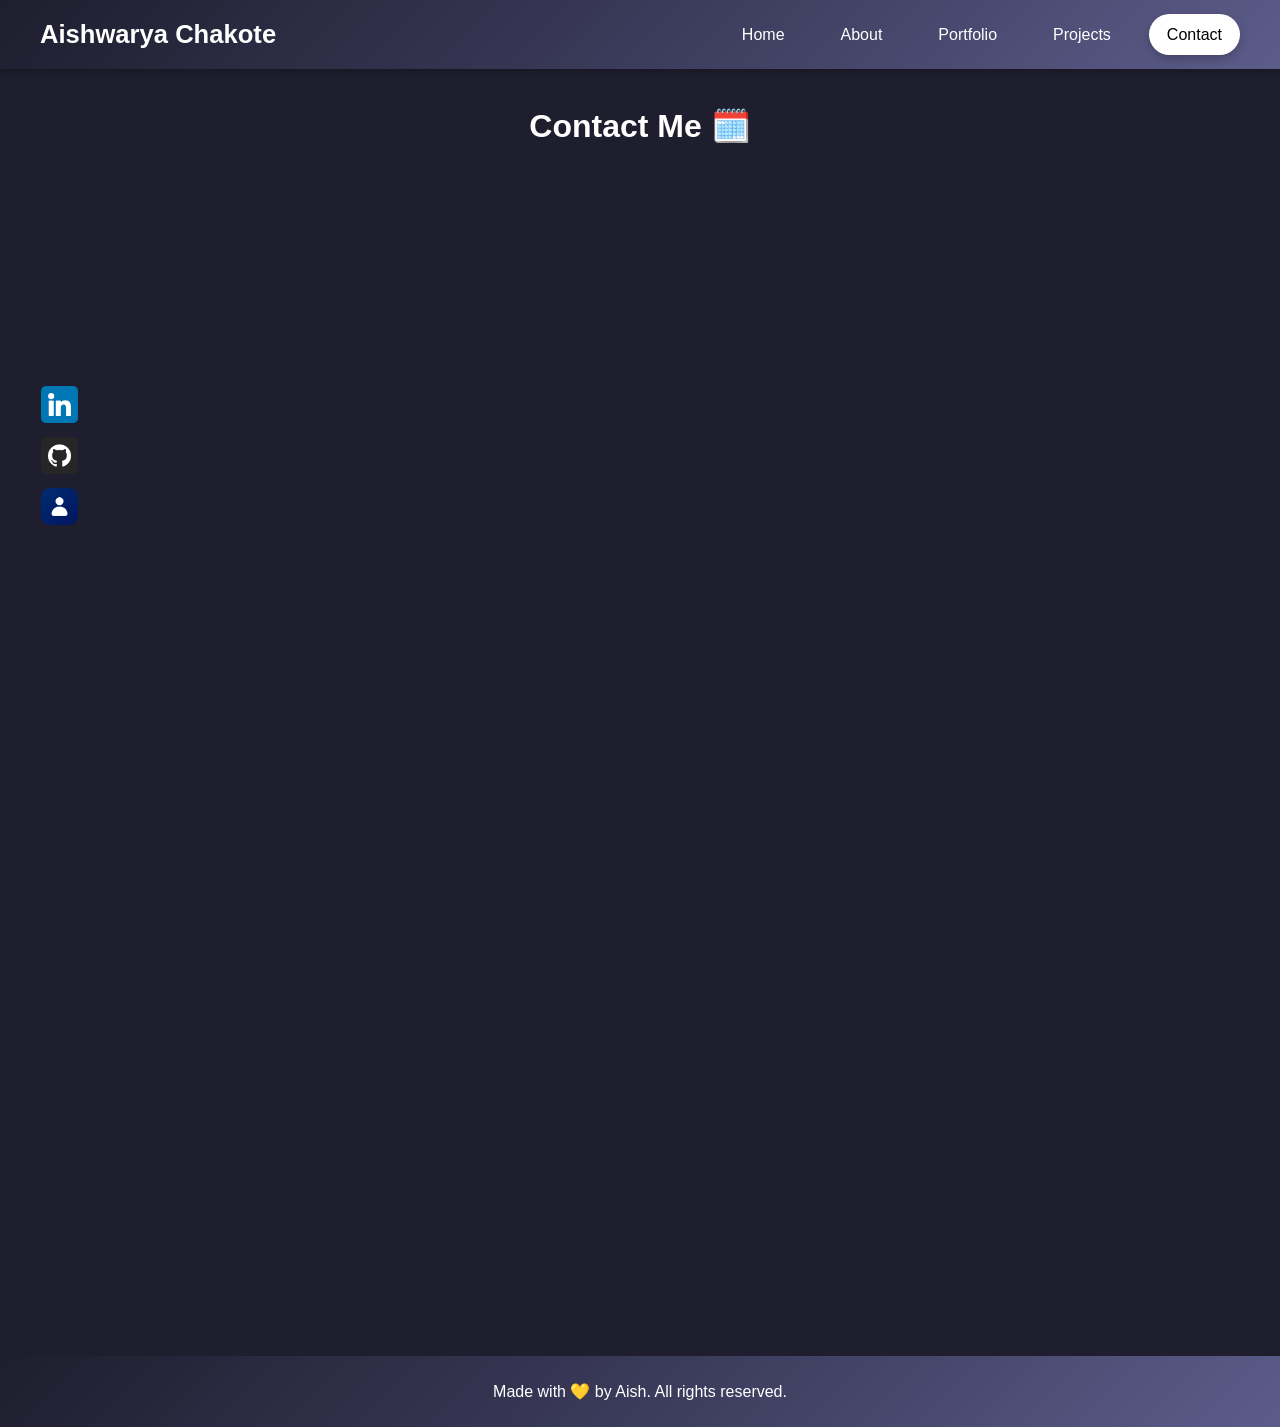
<file: WebDev-L1-PersonalPortfolio/Feedback/feedback.html>
<!DOCTYPE html>
<html lang="en">

<head>
    <meta charset="UTF-8">
    <meta name="viewport" content="width=device-width, initial-scale=1.0">
    <title>Feedback</title>
    <link rel="stylesheet" href="https://cdnjs.cloudflare.com/ajax/libs/font-awesome/4.7.0/css/font-awesome.min.css" />
    <style>
        body {
            margin: 0;
            font-family:Arial, Helvetica, sans-serif;
        }

        .navbar {
            background: linear-gradient(135deg, #1e1e2e, #3a3a5a, #5c5c8a);
            color: white;
            padding: 20px 20px;
            position: sticky;
            top: 0;
            z-index: 1000;
            box-shadow: 0 4px 8px rgba(0, 0, 0, 0.2);
        }

        .container {
            display: flex;
            justify-content: space-between;
            align-items: center;
            max-width: 1200px;
            margin: 0 auto;
        }

        .navbar .brand a {
            text-decoration: none;
            color: white;
            font-size: 1.6em;
            font-weight: bold;
        }

        .navbar .nav-menu {
            list-style: none;
            margin: 0;
            padding: 0;
            display: flex;
            gap: 20px;
        }

        .navbar .nav-menu li a {
            text-decoration: none;
            color: white;
            padding: 12px 18px;
            border-radius: 25px;
            transition: all 0.3s ease-in-out;
        }

        .navbar .nav-menu li a:hover {
            background-color: rgba(255, 255, 255, 0.3);
            box-shadow: 0 4px 10px rgba(255, 255, 255, 0.5);
        }

        .navbar .nav-menu li a.active {
            background-color: white;
            color: black;
            box-shadow: 0 4px 10px rgba(0, 0, 0, 0.2);
        }

        .navbar .toggler {
            display: none;
            font-size: 1.5em;
            background: none;
            border: none;
            color: white;
            cursor: pointer;
        }

        /* Body Styling */
        body {
            font-family: Arial, sans-serif;
            background-color: #1e1e2e;
            overflow-x: hidden;
        }

        /* Intro Section */
        .intro-section {
            display: flex;
            align-items: center;
            justify-content: space-between;
            padding-left: 7px;
            background-color: #1e1e2e;
            color: #fff;
        }

        .content-left {
            max-width: 50%;
        }

        .content-left h1 {
            font-size: 2rem;
            line-height: 1.5;
        }

        .content-left2 {
            display: flex;
            flex-direction: column;
            justify-content: center;
            align-items: center;
            position: fixed;
            height: 100vh;
            width: 5%;
            left: 0;
            top: 0;
            padding: 7px;
        }

        footer {
            background: linear-gradient(135deg, #1e1e2e, #3a3a5a, #5c5c8a);
            color: #ffffff;
            text-align: center;
            padding: 10px 0;
            font-size: 16px;
            position: relative;
            bottom: 0;
            width: 100%;
        }

        .form-container {
            display: flex;
            flex-direction: column;
            justify-content: center;
            align-items: center;
            padding: 10px;
            padding-bottom: 20px;
        }

        .form-container iframe {
            border: none;
            width: 640px;
            height: 1171px;
        }

        /* Social Icons */
        ul {
            list-style: none;
        }

        .example-2 {
            display: flex;
            flex-direction: column;
            justify-content: center;
            gap: 10px;
            align-items: center;
        }

        .social {
            height: 37px;
            width: 37px;
            transition: transform 0.3s ease;
        }

        .social:hover {
            transform: scale(1.2);
        }

        .contact-title {
            font-size: 2rem;
            font-weight: bold;
            color: white;
            text-align: center;
            margin-bottom: 20px;
        }

        /* Mobile Social Icons Bar */
        .social-icons-mobile {
            display: none;
            background: rgba(30, 30, 46, 0.9);
            padding: 15px 0;
            justify-content: center;
            width: 100%;
        }

        .social-icons-mobile .example-2 {
            flex-direction: row;
            gap: 20px;
        }

        /* Responsive Styles */
        @media (max-width: 768px) {
            .navbar .toggler {
                display: block;
            }

            .navbar .nav-menu {
                display: none;
                flex-direction: column;
                background: linear-gradient(135deg, #2a2a3e, #4a4a6a);
                width: 100%;
                position: absolute;
                top: 80px;
                left: 0;
                padding: 15px 0;
                box-shadow: 0 4px 8px rgba(0, 0, 0, 0.3);
                border-radius: 0 0 20px 20px;
            }

            .navbar .nav-menu.active {
                display: flex;
            }

            .navbar .nav-menu li {
                text-align: center;
                margin: 8px 0;
                padding: 5px 0;
            }

            .navbar .nav-menu li a {
                padding: 12px 20px;
                display: block;
                background-color: transparent;
                transition: all 0.3s ease;
                border-radius: 20px;
            }

            .navbar .nav-menu li a:hover {
                background-color: rgba(255, 255, 255, 0.1);
                box-shadow: none;
            }

            .navbar .nav-menu li a.active {
                background-color: rgba(255, 255, 255, 0.2);
                color: white;
                box-shadow: none;
            }

            /* Hide desktop social icons */
            .content-left2 {
                display: none;
            }

            /* Show mobile social icons */
            .social-icons-mobile {
                display: flex;
            }

            /* Form adjustments */
            .form-container iframe {
                width: 100%;
                height: 1000px;
                max-width: 100%;
            }

            .contact-title {
                font-size: 1.8rem;
                padding: 0 10px;
            }

            /* Footer adjustments */
            footer {
                padding: 15px 10px;
                font-size: 14px;
            }
        }

        @media (max-width: 480px) {
            .navbar .brand a {
                font-size: 1.3em;
            }

            .form-container iframe {
                height: 900px;
            }

            .contact-title {
                font-size: 1.5rem;
            }
        }
    </style>
</head>

<body>
    <nav class="navbar">
        <div class="container">
            <div class="brand">
                <a href="https://www.linkedin.com/in/aishwaryachakote/" target="_blank">Aishwarya Chakote</a>
            </div>
            <button class="toggler" id="toggler">&#9776;</button>
            <ul class="nav-menu" id="nav-menu">
                <li><a href="../Home/home.html" class="nav-link">Home</a></li>
                <li><a href="../About/about.html" class="nav-link">About</a></li>
                <li><a href="../Portfolio/portfolio.html" class="nav-link">Portfolio</a></li>
                <li><a href="../Project/project.html" class="nav-link">Projects</a></li>
                <li><a href="../Feedback/feedback.html" class="nav-link active">Contact</a></li>
            </ul>
        </div>
    </nav>

    <!-- Mobile Social Icons (hidden on desktop) -->
    <div class="social-icons-mobile">
        <ul class="example-2">
            <li class="icon-content">
                <a href="https://www.linkedin.com/in/aishwaryachakote/" target="_blank">
                    <img src="image.png" class="social">
                </a>
            </li>
            <li class="icon-content">
                <a href="https://github.com/Aishwaryaschakote" target="_blank">
                    <img src="github_3291667.png" alt="" class="social">
                </a>
            </li>
            
            <li class="icon-content">
                <a href="mailto:aishwarya.s.chakote@gmail.com" target="_blank">
                    <img src="user_6542983.png" alt="" class="social">
                </a>
            </li>
            
        </ul>
    </div>

    <!-- Desktop Social Icons (hidden on mobile) -->
    <div class="content-left2">
        <ul class="example-2">
            <li class="icon-content">
                <a href="https://www.linkedin.com/in/aishwaryachakote/" target="_blank">
                    <img src="image.png" class="social">
                </a>
            </li>
            <li class="icon-content">
                <a href="https://github.com/Aishwaryaschakote" target="_blank">
                    <img src="github_3291667.png" alt="" class="social">
                </a>
            </li>
            
            <li class="icon-content">
                <a href="mailto:aishwarya.s.chakote@gmail.com" target="_blank">
                    <img src="user_6542983.png" alt="" class="social">
                </a>
            </li>
            
        </ul>
    </div>

    <div class="form-container">
        <h2 class="contact-title" style="padding-top: 1px;">Contact Me 🗓️</h2>
        <iframe src="https://forms.gle/Daw4FBtBvUBt6Wpb7" 
                width="800" height="1200" frameborder="0" marginheight="0" marginwidth="0" 
                onload="scrollToTop()">
            Loading…
        </iframe>
    </div>

    <!-- Footer -->
    <footer class="footer">
        <p>Made with 💛 by Aish. All rights reserved.</p>
    </footer>

    <script>
        const toggler = document.getElementById('toggler');
        const navMenu = document.getElementById('nav-menu');
        const navLinks = document.querySelectorAll('.nav-link');

        toggler.addEventListener('click', () => {
            navMenu.classList.toggle('active');
        });

        navLinks.forEach(link => {
            link.addEventListener('click', () => {
                navLinks.forEach(item => item.classList.remove('active'));
                link.classList.add('active');
                navMenu.classList.remove('active');
            });
        });

        function scrollToTop() {
            window.scrollTo({ top: 0, behavior: 'smooth' });
        }
    </script>
</body>
</html>
</file>
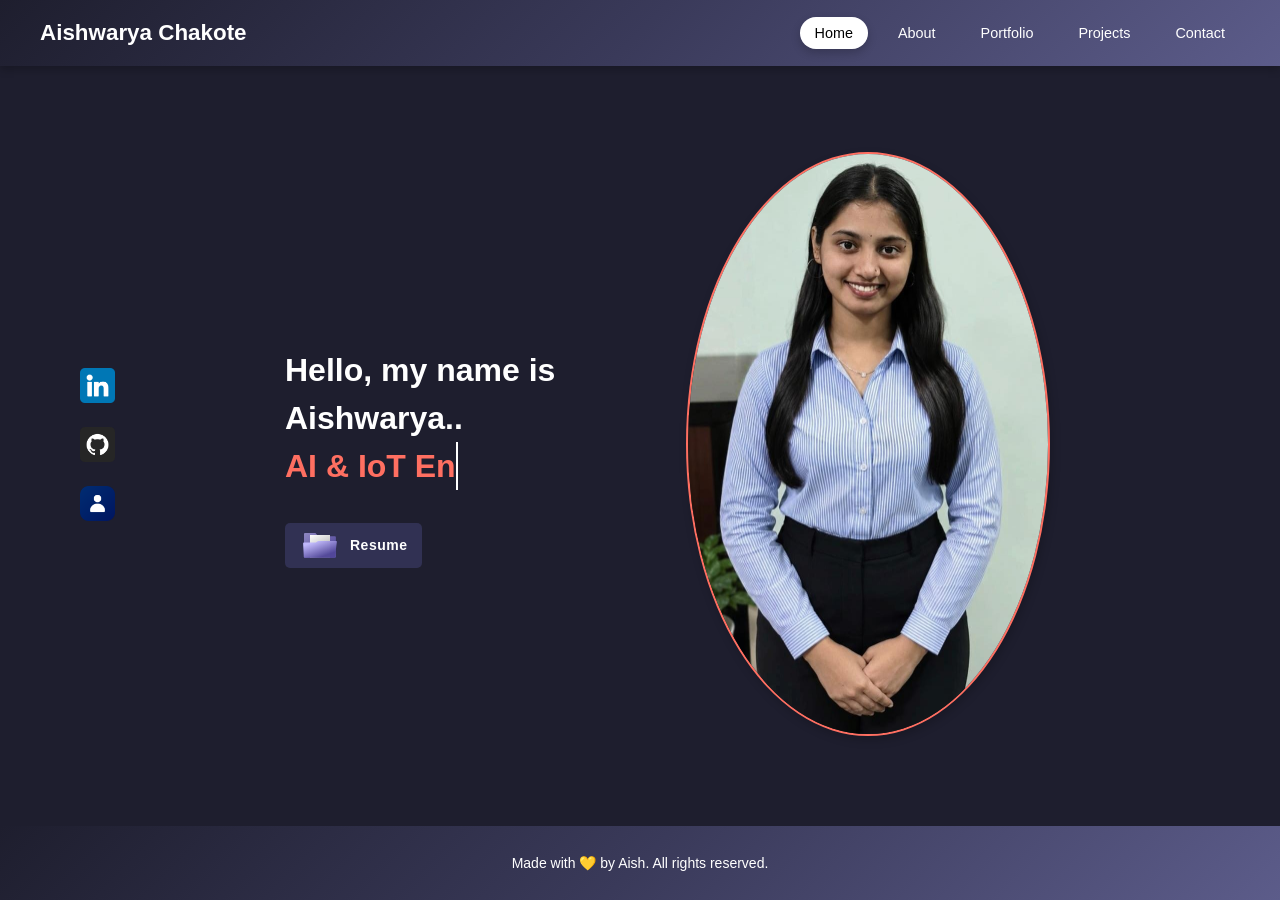
<file: WebDev-L1-PersonalPortfolio/Home/home.html>
<!DOCTYPE html>
<html lang="en">
<head>
    <meta charset="UTF-8">
    <meta name="viewport" content="width=device-width, initial-scale=1.0">
    <title>Home</title>
    <link rel="stylesheet" href="https://cdnjs.cloudflare.com/ajax/libs/font-awesome/4.7.0/css/font-awesome.min.css" />
    <style>
        html, body {
            height: 100%;
            margin: 0;
            padding: 0;
            font-family: Arial, sans-serif;
            overflow-x: hidden;
        }

        body {
            background-color: #1e1e2e;
            color: #fff;
            display: flex;
            flex-direction: column;
            min-height: 100vh;
        }

        /* Navbar Styles */
        .navbar {
            background: linear-gradient(135deg, #1e1e2e, #3a3a5a, #5c5c8a);
            color: white;
            padding: 20px 20px;
            position: sticky;
            top: 0;
            z-index: 1000;
            box-shadow: 0 4px 8px rgba(0, 0, 0, 0.2);
        }

        .container {
            display: flex;
            justify-content: space-between;
            align-items: center;
            max-width: 1200px;
            margin: 0 auto;
            padding: 0 15px;
            width: 100%;
        }

        .brand a {
            text-decoration: none;
            color: white;
            font-size: 1.4em;
            font-weight: bold;
            white-space: nowrap;
        }

        .toggler {
            display: none;
            font-size: 1.5em;
            background: none;
            border: none;
            color: white;
            cursor: pointer;
            padding: 5px;
        }

        .nav-menu {
            list-style: none;
            margin: 0;
            padding: 0;
            display: flex;
            gap: 15px;
        }

        .nav-menu li a {
            text-decoration: none;
            color: white;
            padding: 8px 15px;
            border-radius: 25px;
            transition: all 0.3s ease-in-out;
            font-size: 0.9em;
        }

        .nav-menu li a:hover {
            background-color: rgba(255, 255, 255, 0.3);
            box-shadow: 0 4px 10px rgba(255, 255, 255, 0.5);
        }

        .nav-menu li a.active {
            background-color: white;
            color: black;
            box-shadow: 0 4px 10px rgba(0, 0, 0, 0.2);
        }

        /* Main Content Styles */
        .main-content {
            display: flex;
            flex: 1;
            padding: 30px 20px;
            align-items: center;
            justify-content: center;
            max-width: 1200px;
            margin: 0 auto;
            width: 100%;
            box-sizing: border-box;
        }

        .social-column {
            display: flex;
            flex-direction: column;
            align-items: center;
            justify-content: center;
            gap: 20px;
            margin-right: 150px;
            margin-left: 60px;
        }

        .social-icon {
            height: 35px;
            width: 35px;
            transition: transform 0.3s ease;
        }

        .social-icon:hover {
            transform: scale(1.2);
        }

        .content-column {
            display: flex;
            flex: 1;
            justify-content: space-between;
            align-items: center;
        }

        .text-content {
            flex: 1;
            padding-right: 20px;
        }

        .text-content h1 {
            font-size: 2rem;
            line-height: 1.5;
            margin-bottom: 20px;
        }

        .dynamic-text {
            font-weight: bold;
            color: #ff6f61;
            border-right: 2px solid #fff;
            white-space: nowrap;
            overflow: hidden;
            display: inline-block;
        }


        .image-content {
            flex: 0 0 auto;
            margin-right: 190px;
        }

        .profile-pic {
            width: 100%;
            max-width: 360px;
            border-radius: 50%;
            border: 2px solid #ff6f61;
            box-shadow: 2px 4px 10px rgba(0, 0, 0, 0.2);
            transition: transform 0.3s ease, box-shadow 0.3s ease;
        }

        .profile-pic:hover {
            transform: scale(1.05);
            box-shadow: 4px 6px 15px rgba(0, 0, 0, 0.3);
        }

        /* Resume Button */
        .Documents-btn {
            display: flex;
            align-items: center;
            justify-content: flex-start;
            width: fit-content;
            height: 45px;
            border: none;
            padding: 0px 15px;
            border-radius: 5px;
            background-color: rgb(49, 49, 83);
            gap: 10px;
            cursor: pointer;
            transition: all 0.3s;
            margin-top: 20px;
        }

        .folderContainer {
            width: 40px;
            height: fit-content;
            display: flex;
            flex-direction: column;
            align-items: center;
            justify-content: flex-end;
            position: relative;
        }

        .fileBack {
            z-index: 1;
            width: 80%;
            height: auto;
        }

        .filePage {
            width: 50%;
            height: auto;
            position: absolute;
            z-index: 2;
            transition: all 0.3s ease-out;
        }

        .fileFront {
            width: 85%;
            height: auto;
            position: absolute;
            z-index: 3;
            opacity: 0.95;
            transform-origin: bottom;
            transition: all 0.3s ease-out;
        }

        .text {
            color: white;
            font-size: 14px;
            font-weight: 600;
            letter-spacing: 0.5px;
        }

        .Documents-btn:hover {
            transform: scale(1.09);
        }

        .Documents-btn:hover .filePage {
            transform: translateY(-5px);
        }

        .Documents-btn:hover {
            background-color: rgb(58, 58, 94);
        }

        .Documents-btn:active {
            transform: scale(0.95);
        }

        .Documents-btn:hover .fileFront {
            transform: rotateX(30deg);
        }

        /* Footer Styles */
        .footer {
            background: linear-gradient(135deg, #1e1e2e, #3a3a5a, #5c5c8a);
            color: #ffffff;
            text-align: center;
            padding: 15px 0;
            font-size: 14px;
            width: 100%;
        }

        /* Responsive Adjustments */
        @media (max-width: 1200px) {
            .social-column {
                margin-right: 80px;
                margin-left: 30px;
            }
            .image-content {
                margin-right: 100px;
            }
        }

        @media (max-width: 992px) {
            .social-column {
                margin-right: 40px;
                margin-left: 20px;
            }
            .image-content {
                margin-right: 60px;
            }
            .profile-pic {
                max-width: 300px;
            }
        }

        @media (max-width: 768px) {
            .navbar {
                padding: 10px 15px;
                background: linear-gradient(135deg, #1e1e2e, #3a3a5a); /* Simplified gradient for mobile */
            }

            .toggler {
                display: block;
            }

            .nav-menu {
                display: none;
                flex-direction: column;
                background: linear-gradient(135deg, #2a2a3e, #4a4a6a); /* Matching gradient */
                width: 100%;
                position: absolute;
                top: 60px;
                left: 0;
                padding: 15px 0;
                box-shadow: 0 4px 8px rgba(0, 0, 0, 0.3);
            }

            .nav-menu.active {
                display: flex;
            }

            .nav-menu li {
                text-align: center;
                margin: 8px 0;
            }

            .nav-menu li a {
                padding: 10px 20px;
                display: block;
                background-color: transparent;
                transition: all 0.3s ease;
            }

            .nav-menu li a:hover {
                background-color: rgba(255, 255, 255, 0.1);
                box-shadow: none;
            }

            .nav-menu li a.active {
                background-color: rgba(255, 255, 255, 0.2);
                color: white;
                box-shadow: none;
            }

            .whole-container {
                flex-direction: column;
                padding: 20px;
            }

            .main-content {
                flex-direction: column;
                padding: 20px;
            }

            .social-column {
                flex-direction: row;
                margin: 20px 0;
                gap: 25px;
            }

            .content-column {
                flex-direction: column-reverse;
                text-align: center;
                width: 100%;
            }

            .text-content {
                padding-right: 0;
                margin-bottom: 30px;
                display: flex;
                flex-direction: column;
                align-items: center;
            }

            .text-content h1 {
                font-size: 1.8rem;
                text-align: center;
            }

            .Documents-btn {
                margin: 20px auto;
            }

            .image-content {
                margin: 0 auto 30px;
            }

            .profile-pic {
                max-width: 250px;
            }
        }

        @media (max-width: 576px) {
            .brand a {
                font-size: 1.2em;
            }

            .text-content h1 {
                font-size: 1.5rem;
                line-height: 1.3;
            }

            .profile-pic {
                max-width: 200px;
            }

            .social-icon {
                height: 30px;
                width: 30px;
            }

            .social-column {
                gap: 20px;
            }

            .dynamic-text {
                font-size: 0.9em;
            }
        }

        @media (max-width: 400px) {
            .text-content h1 {
                font-size: 1.3rem;
            }
            
            .profile-pic {
                max-width: 180px;
            }
            
            .social-icon {
                height: 25px;
                width: 25px;
            }
        }

        .whole-container {
            display: flex;
            flex: 1;
            justify-content: center;
            align-items: center;
            padding: 20px;
        }
    </style>
</head>
<body>
    <nav class="navbar">
        <div class="container">
            <div class="brand">
                <a href="https://www.linkedin.com/in/aishwaryachakote/" target="_blank">Aishwarya Chakote</a>
            </div>
            <button class="toggler" id="toggler">&#9776;</button>
            <ul class="nav-menu" id="nav-menu">
                <li><a href="home.html" class="nav-link active">Home</a></li>
                <li><a href="../About/about.html" class="nav-link">About</a></li>
                <li><a href="../Portfolio/portfolio.html" class="nav-link">Portfolio</a></li>
                <li><a href="../Project/project.html" class="nav-link">Projects</a></li>
                <li><a href="../Feedback/feedback.html" class="nav-link">Contact</a></li>
            </ul>
        </div>
    </nav>
    <div class="whole-container">
        <div class="social-column">
            <a href="https://www.linkedin.com/in/aishwaryachakote/" target="_blank">
                <img src="image.png" alt="LinkedIn" class="social-icon">
            </a>
            <a href="https://github.com/Aishwaryaschakote" target="_blank">
                <img src="github_3291667.png" alt="GitHub" class="social-icon">
            </a>
            
            <a href="mailto:aishwarya.s.chakote@gmail.com">
                <img src="user_6542983.png" alt="Email" class="social-icon">
            </a>
            
        </div>
        <div class="main-content" id="home">
            <div class="content-column">
                <div class="text-content">
                    <h1>
                        Hello, my name is Aishwarya..
                        <br />
                        <span class="dynamic-text" id="typing-text"></span>
                    </h1>
                    
                    <button class="Documents-btn" onclick="openResume()">
                        <span class="folderContainer">
                            <svg class="fileBack" width="146" height="113" viewBox="0 0 146 113" fill="none" xmlns="http://www.w3.org/2000/svg">
                                <path d="M0 4C0 1.79086 1.79086 0 4 0H50.3802C51.8285 0 53.2056 0.627965 54.1553 1.72142L64.3303 13.4371C65.2799 14.5306 66.657 15.1585 68.1053 15.1585H141.509C143.718 15.1585 145.509 16.9494 145.509 19.1585V109C145.509 111.209 143.718 113 141.509 113H3.99999C1.79085 113 0 111.209 0 109V4Z" fill="url(#paint0_linear_117_4)"></path>
                                <defs>
                                    <linearGradient id="paint0_linear_117_4" x1="0" y1="0" x2="72.93" y2="95.4804" gradientUnits="userSpaceOnUse">
                                        <stop stop-color="#8F88C2"></stop>
                                        <stop offset="1" stop-color="#5C52A2"></stop>
                                    </linearGradient>
                                </defs>
                            </svg>
                            <svg class="filePage" width="88" height="99" viewBox="0 0 88 99" fill="none" xmlns="http://www.w3.org/2000/svg">
                                <rect width="88" height="99" fill="url(#paint0_linear_117_6)"></rect>
                                <defs>
                                    <linearGradient id="paint0_linear_117_6" x1="0" y1="0" x2="81" y2="160.5" gradientUnits="userSpaceOnUse">
                                        <stop stop-color="white"></stop>
                                        <stop offset="1" stop-color="#686868"></stop>
                                    </linearGradient>
                                </defs>
                            </svg>
                            <svg class="fileFront" width="160" height="79" viewBox="0 0 160 79" fill="none" xmlns="http://www.w3.org/2000/svg">
                                <path d="M0.29306 12.2478C0.133905 9.38186 2.41499 6.97059 5.28537 6.97059H30.419H58.1902C59.5751 6.97059 60.9288 6.55982 62.0802 5.79025L68.977 1.18034C70.1283 0.410771 71.482 0 72.8669 0H77H155.462C157.87 0 159.733 2.1129 159.43 4.50232L150.443 75.5023C150.19 77.5013 148.489 79 146.474 79H7.78403C5.66106 79 3.9079 77.3415 3.79019 75.2218L0.29306 12.2478Z" fill="url(#paint0_linear_117_5)"></path>
                                <defs>
                                    <linearGradient id="paint0_linear_117_5" x1="38.7619" y1="8.71323" x2="66.9106" y2="82.8317" gradientUnits="userSpaceOnUse">
                                        <stop stop-color="#C3BBFF"></stop>
                                        <stop offset="1" stop-color="#51469A"></stop>
                                    </linearGradient>
                                </defs>
                            </svg>
                        </span>
                        <p class="text">Resume</p>
                    </button>
                </div>
                <div class="image-content">
                    <img src="mypicc.jpeg" alt="Profile Picture" class="profile-pic" />
                </div>
            </div>
        </div>
    </div>

    <footer class="footer">
        <p>Made with 💛 by Aish. All rights reserved.</p>
    </footer>

    <script>
        // Navbar Toggle
        const toggler = document.getElementById('toggler');
        const navMenu = document.getElementById('nav-menu');
        const navLinks = document.querySelectorAll('.nav-link');

        toggler.addEventListener('click', () => {
            navMenu.classList.toggle('active');
        });

        navLinks.forEach(link => {
            link.addEventListener('click', () => {
                navLinks.forEach(item => item.classList.remove('active'));
                link.classList.add('active');
                navMenu.classList.remove('active');
            });
        });

        // Open Resume
        function openResume() {
            window.open('https://drive.google.com/file/d/1n1vFFl5wZD_nGD9PTHpCphgo1DfZx2WN/view?usp=sharing', '_blank');
        }

        // Typing Effect
        const texts = ["AI & IoT Enthusiast", "CSE (final year student)", "Building Technology for Real-World Impact"];
        let index = 0;
        let charIndex = 0;
        const typingText = document.getElementById("typing-text");

        function typeEffect() {
            if (charIndex < texts[index].length) {
                typingText.textContent += texts[index][charIndex];
                charIndex++;
                setTimeout(typeEffect, 100);
            } else {
                setTimeout(eraseEffect, 1000);
            }
        }

        function eraseEffect() {
            if (charIndex > 0) {
                typingText.textContent = texts[index].substring(0, charIndex - 1);
                charIndex--;
                setTimeout(eraseEffect, 50);
            } else {
                index = (index + 1) % texts.length;
                setTimeout(typeEffect, 500);
            }
        }

        // Initialize on page load
        document.addEventListener("DOMContentLoaded", () => {
            typeEffect();
            
            // Set active nav link based on current page
            navLinks.forEach(link => {
                if (link.href === window.location.href) {
                    link.classList.add('active');
                }
            });
        });
    </script>
</body>
</html>
</file>
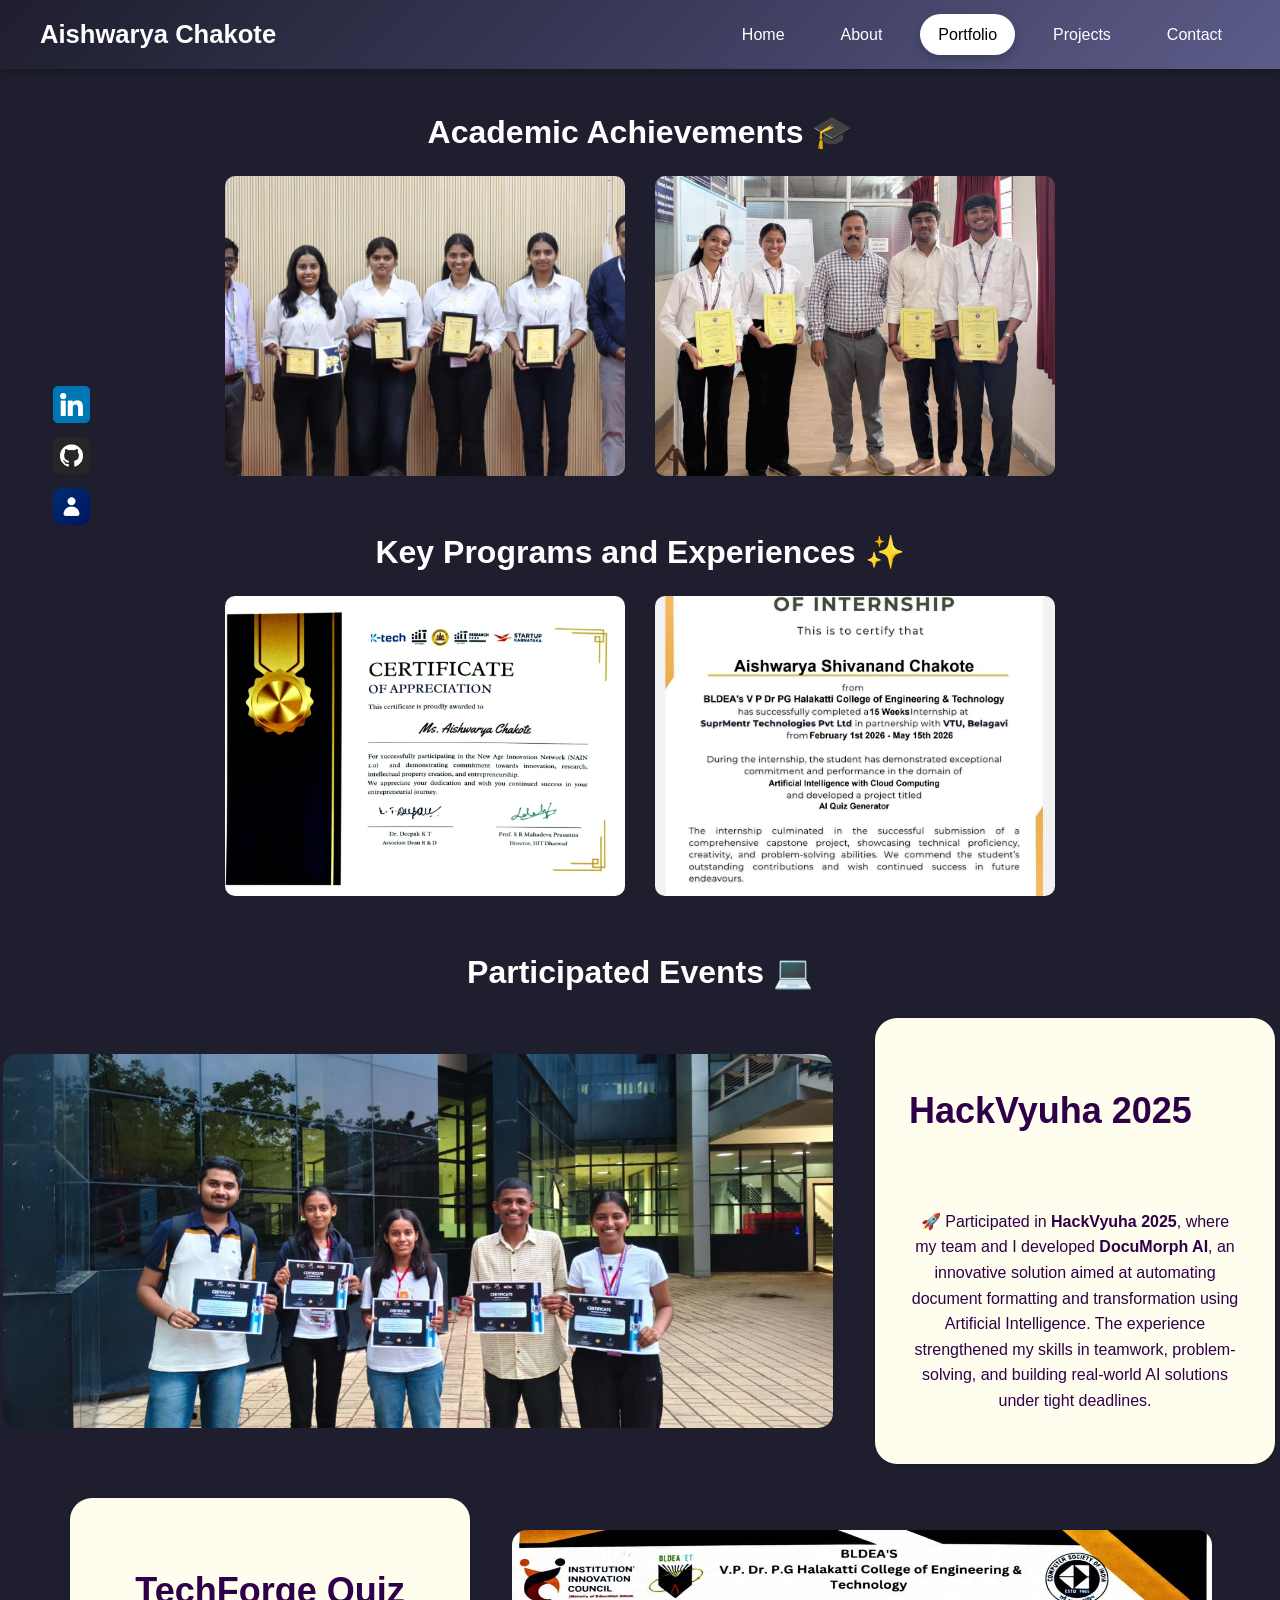
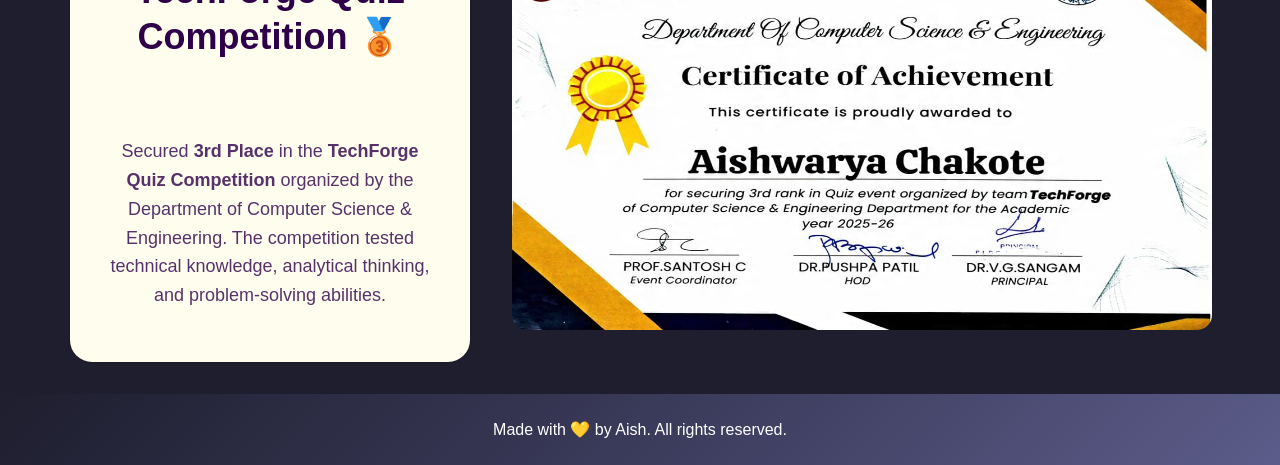
<file: WebDev-L1-PersonalPortfolio/Portfolio/portfolio.html>
<!DOCTYPE html>
<html lang="en">
<head>
    <meta charset="UTF-8">
    <meta name="viewport" content="width=device-width, initial-scale=1.0">
    <title>My Portfolio</title>
    <link rel="stylesheet" href="https://cdnjs.cloudflare.com/ajax/libs/font-awesome/4.7.0/css/font-awesome.min.css" />
    <style>
        body {
            margin: 0;
            font-family:Arial, Helvetica, sans-serif;
 
    
        }

    
        .navbar {
            background: linear-gradient(135deg, #1e1e2e, #3a3a5a, #5c5c8a);
            color: white;
            padding: 20px 20px;
            position: sticky;
            top: 0;
            z-index: 1000;
            box-shadow: 0 4px 8px rgba(0, 0, 0, 0.2);
        }

        .container {
            display: flex;
            justify-content: space-between;
            align-items: center;
            max-width: 1200px;
            margin: 0 auto;
        }

        .brand a {
            text-decoration: none;
            color: white;
            font-size: 1.6em;
            font-weight: bold;
        }

        .toggler {
            display: none;
            font-size: 1.5em;
            background: none;
            border: none;
            color: white;
            cursor: pointer;
        }

        .nav-menu {
            list-style: none;
            margin: 0;
            padding: 0;
            display: flex;
            gap: 20px;
        }

        .nav-menu li a {
            text-decoration: none;
            color: white;
            padding: 12px 18px;
            border-radius: 25px;
            transition: all 0.3s ease-in-out;
        }

        .nav-menu li a:hover {
            background-color: rgba(255, 255, 255, 0.3);
            box-shadow: 0 4px 10px rgba(255, 255, 255, 0.5);
        }

        .nav-menu li a.active {
            background-color: white;
            color: black;
            box-shadow: 0 4px 10px rgba(0, 0, 0, 0.2);
        }

        
        /* Responsive Styles */
        @media (max-width: 768px) {
            .toggler {
                display: block;
            }

            .nav-menu {
                display: none;
                flex-direction: column;
                background-color: #333;
                width: 100%;
                position: absolute;
                top: 80px;
                left: 0;
                border-radius: 0 0 30px 30px;
            }

            .nav-menu.active {
                display: flex;
            }

            .nav-menu li {
                text-align: center;
                border-bottom: 1px solid rgba(255, 255, 255, 0.2);
            }

            .nav-menu li:last-child {
                border-bottom: none;
            }
        }

body{
    background-color: #1e1e2e;
    overflow-x:hidden;
}


.intro-section {
  display: flex;
  align-items: center;
  justify-content: space-between;
  /* padding: 20px; */
  background-color: #1e1e2e;
  color: #fff;
  font-family: Arial, sans-serif;
}

.content-left {
  max-width: 50%;
}

.content-left h1 {
  font-size: 2rem;
  line-height: 1.5;
}

.content-left {
    max-width: 50%;
    margin-right: auto; 
    margin-left: 1%; 
}


.content-left2 {
    display: flex;
    flex-direction: column; 
    justify-content: center; 
    align-items: center; 
    position: fixed; 
    height: 100vh; 
    width: 5%; 
    left: 0; 
    top: 0; 
    padding: 7px; 
}



.footer {
  background: linear-gradient(135deg, #1e1e2e, #3a3a5a, #5c5c8a);
  color: #ffffff;
  text-align: center;
  padding: 10px 0; 
  font-family: Arial, sans-serif; 
  font-size: 16px; 
  position: fixed; 
  bottom: 0; 
  width: 100%; 
}



.footer {
    position: relative;
}


ul {
  list-style: none;
}

.example-2 {
  display: flex;
  flex-direction: column;
  justify-content: center;
  gap: 10px;
  align-items: center;
}
.example-2 .icon-content {
  margin: 0 10px;
  position: relative;
}

.social {
    height: 37px;
    width: 37px;
    transition: transform 0.3s ease;
}

.social:hover {
    transform: scale(1.2); 
}

.content-left2 {
    max-width: 5%;
    margin-right: auto; 
    margin-left: 1%;
}


.intro-section {
    display: flex;
    flex-direction: column; 
    align-items: center; 
    justify-content: center; 
    text-align: center; 
    background-color: #1e1e2e; 
    color: white; 
    padding-top: 17px;
    width: 100%; 
}

h1 {
    color: white;
    text-align: center;
    margin: 0;
    padding: 10px;
    width: 100%;
}

.card-container {
  display: flex;
  justify-content: space-around;
  align-items: center;
  gap: 30px;
}

#card1 {
  position: relative;
  width: 400px;
  height: 300px;
  border-radius: 10px;
  overflow: hidden;
  display: flex;
  align-items: center;
  justify-content: center;
  transition: all 0.6s cubic-bezier(0.23, 1, 0.32, 1);
  animation: float 3s ease-in-out infinite;
}

#card1 img {
  object-fit: cover;
  width: 100%;
  height: 100%;
}

#card3 img {
  object-fit: cover;
  width: 100%;
  height: 100%;
}

#card2 img {
  object-fit: cover;
  width: 100%;
  height: 100%;
}

#card2 {
  position: relative;
  width: 400px;
  height: 300px;
  border-radius: 10px;
  overflow: hidden;
  display: flex;
  align-items: center;
  justify-content: center;
  transition: all 0.6s cubic-bezier(0.23, 1, 0.32, 1);
  animation: float 3s ease-in-out infinite;
}

#card3 {
  position: relative;
  width: 400px;
  height: 300px;
  background-image: url('image.png');
  border-radius: 10px;
  display: flex;
  align-items: center;
  justify-content: center;
  overflow: hidden;
  transition: all 0.6s cubic-bezier(0.23, 1, 0.32, 1);
  animation: float 3s ease-in-out infinite;
}

.card:hover {
  animation: none;
  box-shadow: 0 10px 20px rgba(0, 0, 0, 0.2);
}

@keyframes float {
  0%, 100% {
    transform: translateY(0px);
  }
  50% {
    transform: translateY(-10px);
  }
}

.card svg {
  width: 48px;
  fill: #333;
  transition: all 0.6s cubic-bezier(0.23, 1, 0.32, 1);
}

.card__content {
  position: absolute;
  top: 50%;
  left: 50%;
  transform: translate(-50%, -50%) rotate(-45deg);
  width: 100%;
  height: 100%;
  padding: 20px;
  box-sizing: border-box;
  background-color: rgba(255, 255, 255, 0.3);
  backdrop-filter: blur(10px);
  opacity: 0;
  transition: all 0.6s cubic-bezier(0.23, 1, 0.32, 1);
}

.card:hover .card__content {
  transform: translate(-50%, -50%) rotate(0deg);
  opacity: 1;
}

.card__title {
  margin: 0;
  font-size: 24px;
  color: #000000;
  font-weight: 700;
}

.card__description {
  margin: 10px 0 0;
  font-size: 16px;
  color: #000000;
  line-height: 1.4;
}

.card:hover svg {
  scale: 0;
  transform: rotate(-45deg);
}

.card-container {
  display: flex;
  justify-content: space-between;
  padding-bottom: 30px;
}

.open-source {
  display: flex;
  align-items: center;
  justify-content: center;
  gap: 40px;
}

.new-card {
  position: relative;
  display: flex;
  align-items: center;
  justify-content: center;
  width: 400px;
  padding: 2px;
  border-radius: 24px;
  overflow: hidden;
  line-height: 1.6;
  transition: all 0.48s cubic-bezier(0.23, 1, 0.32, 1);
}

.content {
  display: flex;
  flex-direction: column;
  align-items: flex-start;
  gap: 22px;
  padding: 34px;
  border-radius: 22px;
  color: #2e004a;
  overflow: hidden;
  background-color: #fffded;
  transition: all 0.48s cubic-bezier(0.23, 1, 0.32, 1);
  box-shadow: 0px 4px 8px rgba(0, 0, 0, 0.1);
  transition: transform 0.3s ease;
}

.content:hover {
  transform: scale(1.05);
}

.content .heading {
  font-weight: 700;
  font-size: 36px;
  line-height: 1.3;
  z-index: 1;
  transition: all 0.48s cubic-bezier(0.23, 1, 0.32, 1);
}

.content .para {
  z-index: 1;
  opacity: 0.8;
  font-size: 18px;
  transition: all 0.48s cubic-bezier(0.23, 1, 0.32, 1);
}

#gssoc {
  height: 400px;
  width: 700px;
  border-radius: 15px;
  animation: float 3s ease-in-out infinite;
}

#holopin {
  width: 830px;
  height: auto;
  border-radius: 15px;
  animation: float 3s ease-in-out infinite;
}

@keyframes float {
  0%, 100% {
    transform: translateY(0);
  }
  50% {
    transform: translateY(-10px);
  }
}



      /* Mobile Responsive Additions */
      @media (max-width: 768px) {
        #gssoc, #holopin {
            width: 90%;
            height: auto;
        }

        .navbar {
            padding: 10px 15px;
            background: linear-gradient(135deg, #1e1e2e, #3a3a5a); /* Simplified gradient for mobile */
        }

        .toggler {
            display: block;
        }

        .nav-menu {
            display: none;
            flex-direction: column;
            background: linear-gradient(135deg, #2a2a3e, #4a4a6a); /* Matching gradient */
            width: 100%;
            position: absolute;
            top: 60px;
            left: 0;
            padding: 15px 0;
            box-shadow: 0 4px 8px rgba(0, 0, 0, 0.3);
        }

        .nav-menu.active {
            display: flex;
        }

        .nav-menu li {
            text-align: center;
            margin: 8px 0;
        }

        .nav-menu li a {
            padding: 10px 20px;
            display: block;
            background-color: transparent;
            transition: all 0.3s ease;
        }

        .nav-menu li a:hover {
            background-color: rgba(255, 255, 255, 0.1);
            box-shadow: none;
        }

        .nav-menu li a.active {
            background-color: rgba(255, 255, 255, 0.2);
            color: white;
            box-shadow: none;
        }

        /* Social Icons - now visible below navbar */
        .content-left2 {
            position: static;
            width: 100%;
            height: auto;
            flex-direction: row;
            justify-content: center;
            padding: 15px 0;
            background: rgba(30, 30, 46, 0.8);
        }
            
        .example-2 {
            flex-direction: row;
            gap: 15px;
        }

        /* Cards */
        .card-container {
            flex-direction: column;
            gap: 20px;
            padding: 10px;
        }
            
        .card {
            width: 90%;
            height: 250px;
        }

        /* Open source sections */
        .open-source {
            flex-direction: column;
            gap: 20px;
            padding: 10px;
        }
            
        .new-card, #gssoc, #holopin, #googlecloud {
            width: 90%;
            margin: 0 auto;
        }

        /* Text adjustments */
        h1 {
            font-size: 1.8rem;
        }
      }

      @media (max-width: 480px) {
            /* Further mobile optimizations */
            .card {
                height: 220px;
            }
            
            .content .heading {
                font-size: 28px;
            }
            
            .content .para {
                font-size: 16px;
            }
      }
    </style>
</head>
<body>
    
    <!-- HTML -->
    <nav class="navbar">
        <div class="container">
            <div class="brand">
                <a href="https://www.linkedin.com/in/aishwaryachakote/" target="_blank">Aishwarya Chakote</a>
            </div>
            <button class="toggler" id="toggler">&#9776;</button>
            <ul class="nav-menu" id="nav-menu">
                <li><a href="../Home/home.html" class="nav-link">Home</a></li>
                <li><a href="../About/about.html" class="nav-link">About</a></li>
                <li><a href="../Portfolio/portfolio.html" class="nav-link active">Portfolio</a></li>
                <li><a href="../Project/project.html" class="nav-link">Projects</a></li>
                <li><a href="../Feedback/feedback.html" class="nav-link">Contact</a></li>
            </ul>
        </div>
    </nav>
     
    

    <div class="intro-section" id="home">
        
            <div class="content-left2">
            <ul class="example-2">
                <li class="icon-content">
                  <a
                    href="https://www.linkedin.com/in/aishwaryachakote/"
                  >
                  <img src="image copy.png" class="social">
                  </a>
                </li>

                <li class="icon-content">
                  <a
                    href="https://github.com/Aishwaryaschakote"
                  >
                  <img src="github_3291667.png" alt="" class="social">
                  </a>
                </li>

                

                <li class="icon-content">
                  <a
                  href="mailto:aishwarya.s.chakote@gmail.com"
                  >
                  <img src="user_6542983.png" alt="" class="social">
                  </a>
                </li>

               

             </ul>
    </div>

  


   <div class="intro-section" id="home">
      <h1 style="padding-bottom: 25px;">Academic Achievements 🎓</h1>
   </div>
  

  

   <div class="card-container">
    
    <div class="card" id="card1">
      <img src="nain-funding.jpg" alt="NAIN Project">
      <div class="card__content">
        <p class="card__title">NAIN 2.0 Govt. Funded Project 🌱🏆</p>
        <p class="card__description">
          Led the <strong>Smart Irrigation System for Optimised Water Usage</strong> project, which secured <strong>₹3,00,000 funding</strong> under the NAIN 2.0 Scheme by the Government of Karnataka. This recognition highlighted our innovation in applying IoT and Machine Learning to sustainable agriculture.
        </p>
      </div>
    </div>

    <div class="card" id="card2">
      <img src="kscst-selection.jpg" alt="KSCST Project">
      <div class="card__content">
        <p class="card__title">KSCST Project Selection 🤖✨</p>
        <p class="card__description">
          Our <strong>AI-Driven Healthcare Mobile Application</strong> was selected for the <strong>KSCST Student Project Programme</strong> under VTU. The project leverages Generative AI to provide personalized health, diet, and fitness recommendations.
        </p>
      </div>
    </div>

</div>
  

  
  
  <div class="intro-section" id="home">
    <h1 style="padding-bottom: 25px;">Key Programs and Experiences ✨</h1>
 </div>
  


<div class="card-container">

  <div class="card" id="card1">
    <img src="nain-journey.jpg" alt="Card image">
    <div class="card__content">
      <p class="card__title">NAIN Innovation & Entrepreneurship Program 💡</p>
      <p class="card__description">
    Being a part of the <strong>New Age Innovation Network (NAIN)</strong> has been a valuable experience in my academic journey. It provided opportunities to work on innovative ideas, collaborate with talented individuals, and gain insights into innovation, entrepreneurship, and product development while strengthening my problem-solving and leadership skills.
</p>
    </div>
  </div>

  <div class="card" id="card2">
    <img src="quiznova.jpg" alt="Card image">
    <div class="card__content">
      <p class="card__title">Internship Journey (Project: QuizNova) </p>
      <p class="card__description">
    During my internship, I worked on <strong>QuizNova</strong>, a GenAI-powered quiz generation platform that creates quizzes from user-provided topics. Through this project, I gained practical experience in Python, Generative AI, Machine Learning and NLP concepts.
</p>
    </div>
  </div>

</div>





<div class="intro-section" id="home">
  <h1 style="padding-bottom: 25px;">Participated Events 💻</h1>
</div>


<div class="open-source" style="padding-bottom: 30px;">
  <img src="hackvyuha.jpg" alt="" id="holopin">
  <div class="new-card">
    <div class="content">
      <p class="heading"> HackVyuha 2025</p>
      <p class="glassy-text">
    🚀 Participated in <strong>HackVyuha 2025</strong>, where my team and I developed <strong>DocuMorph AI</strong>, an innovative solution aimed at automating document formatting and transformation using Artificial Intelligence. The experience strengthened my skills in teamwork, problem-solving, and building real-world AI solutions under tight deadlines.
</p>

    </div>
  </div>
</div>

<div class="open-source" style="padding-bottom: 30px;">
  <div class="new-card">
    <div class="content">
      <p class="heading">TechForge Quiz Competition 🥉</p>
      <p class="para">
        Secured <b>3rd Place</b> in the <b>TechForge Quiz Competition</b> organized by the Department of Computer Science & Engineering. The competition tested technical knowledge, analytical thinking, and problem-solving abilities.
      </p>
    </div>
  </div>
  <img src="techforge.jpg" alt="" id="gssoc">
</div>


      <footer class="footer">
        <p> Made with 💛 by Aish. All rights reserved. </p>
      </footer>
      


  

    <script>
        // JavaScript
        const toggler = document.getElementById('toggler');
        const navMenu = document.getElementById('nav-menu');
        const navLinks = document.querySelectorAll('.nav-link');

        toggler.addEventListener('click', () => {
            navMenu.classList.toggle('active');
        });

        navLinks.forEach(link => {
            link.addEventListener('click', () => {
                navLinks.forEach(item => item.classList.remove('active'));
                // Add active class to the clicked link
                link.classList.add('active');
                // Collapse the menu (for smaller screens)
                navMenu.classList.remove('active');
            });
        });



    </script>
</body>
</html>
</file>
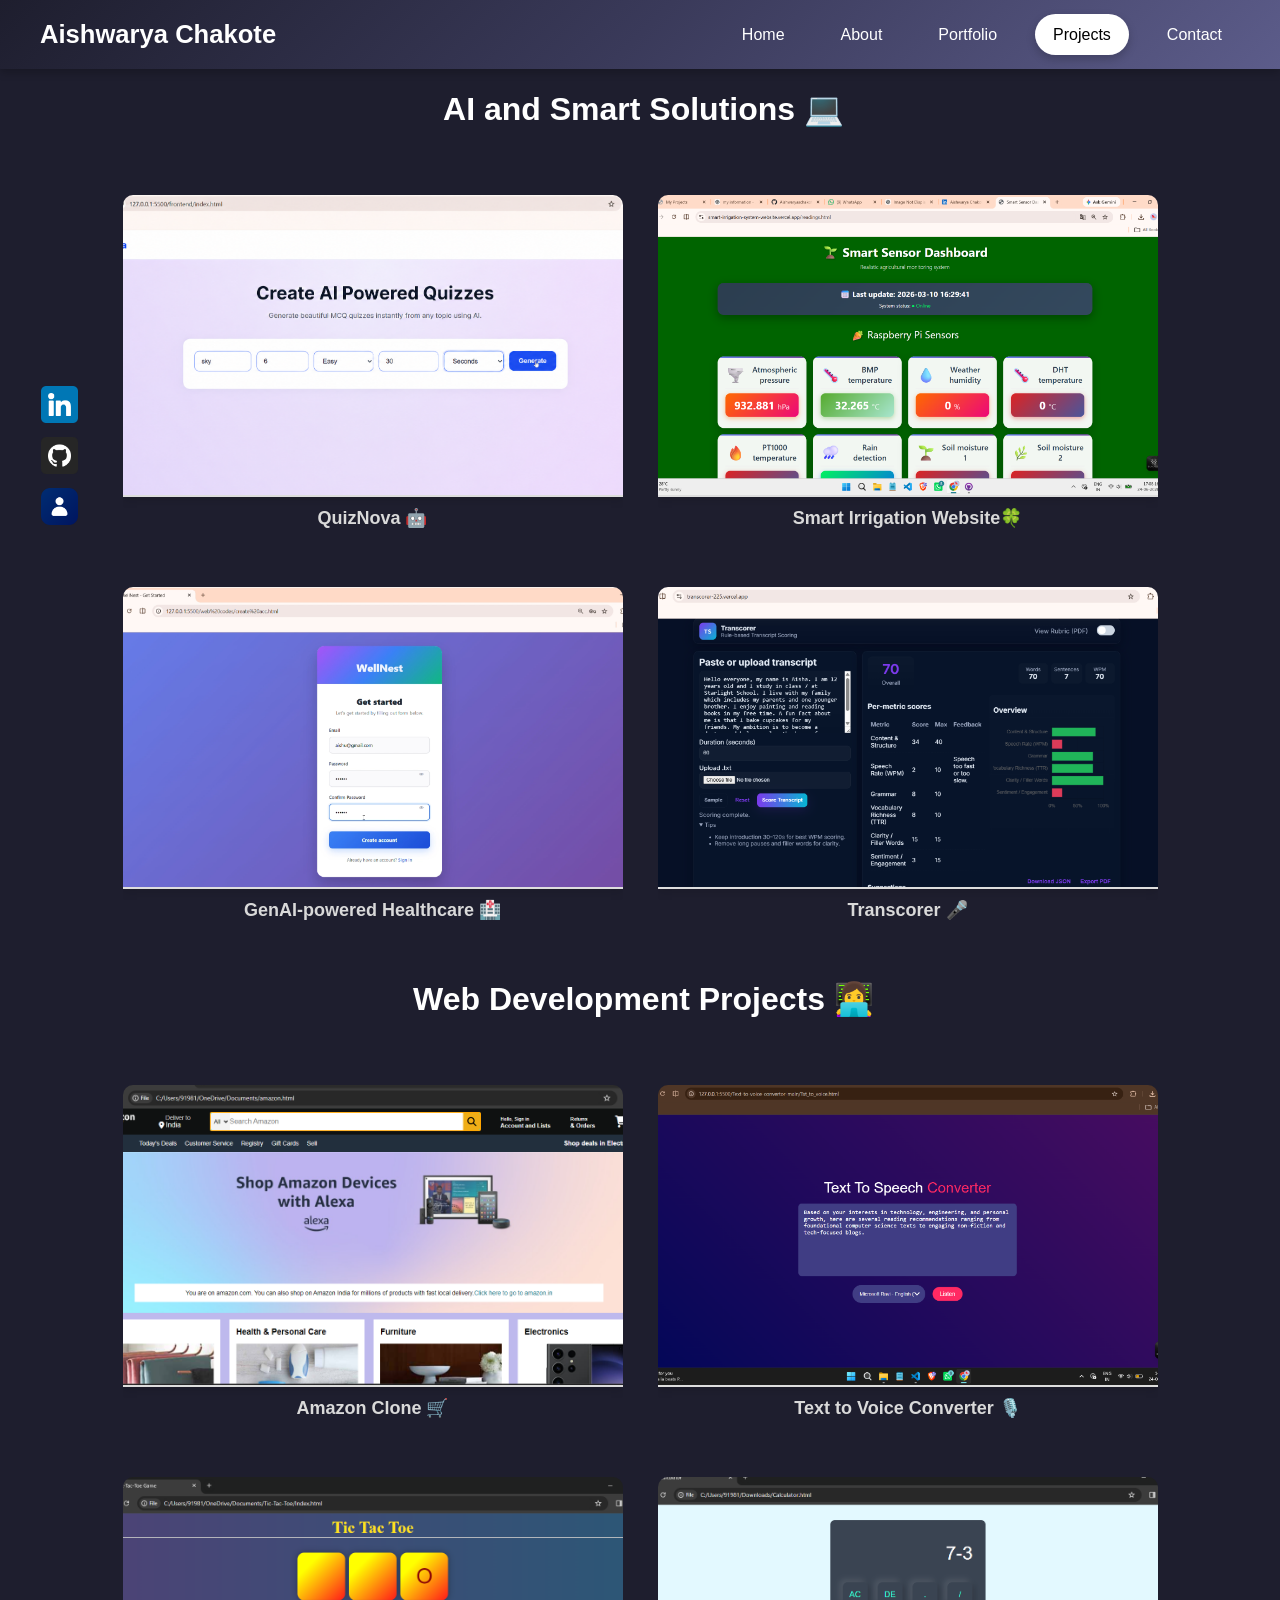
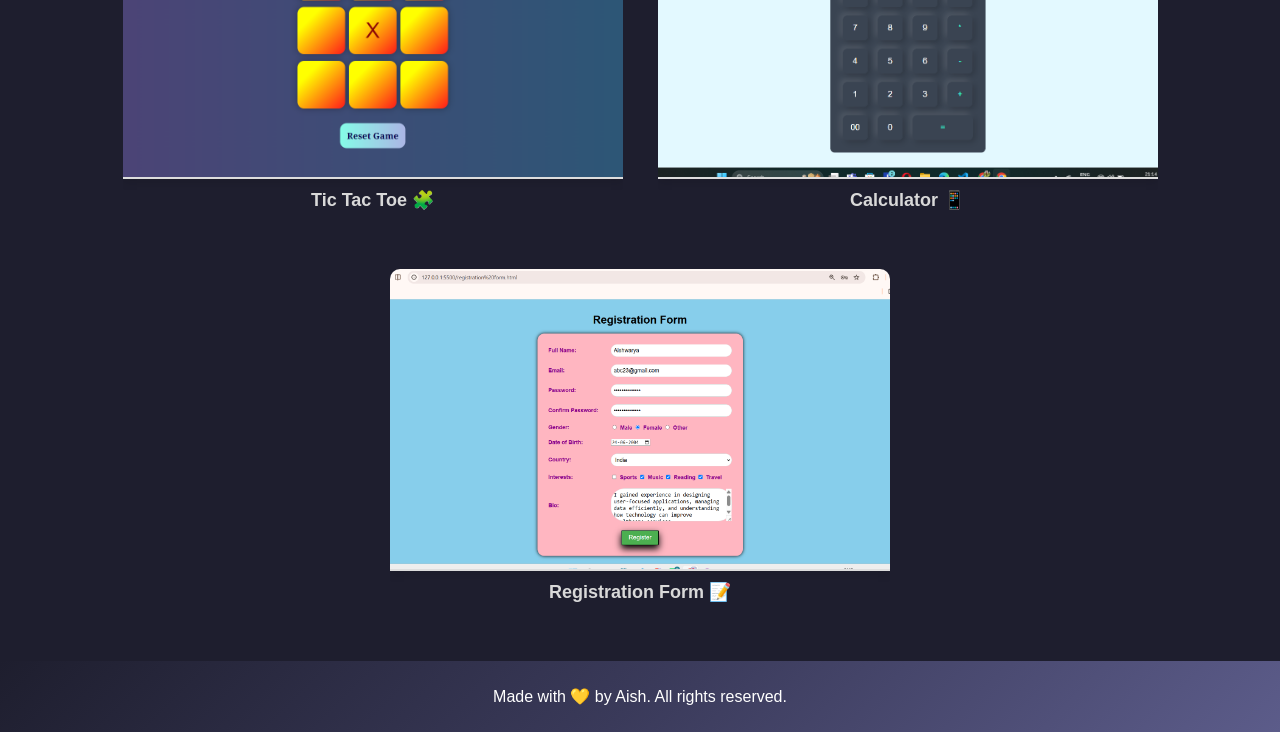
<file: WebDev-L1-PersonalPortfolio/Project/project.html>
<!DOCTYPE html>
<html lang="en">
<head>
    <meta charset="UTF-8">
    <meta name="viewport" content="width=device-width, initial-scale=1.0">
    <title>My Projects</title>
    <link rel="stylesheet" href="https://cdnjs.cloudflare.com/ajax/libs/font-awesome/4.7.0/css/font-awesome.min.css" />
    <style>
        body {
            margin: 0;
            font-family: Arial, Helvetica, sans-serif;
            background-color: #1e1e2e;
            overflow-x: hidden;
            display: flex;
            flex-direction: column;
            min-height: 100vh;
        }

        /* Navbar Styles */
        .navbar {
            background: linear-gradient(135deg, #1e1e2e, #3a3a5a, #5c5c8a);
            color: white;
            padding: 20px 20px;
            position: sticky;
            top: 0;
            z-index: 1000;
            box-shadow: 0 4px 8px rgba(0, 0, 0, 0.2);
        }

        .container {
            display: flex;
            justify-content: space-between;
            align-items: center;
            max-width: 1200px;
            margin: 0 auto;
        }

        .brand a {
            text-decoration: none;
            color: white;
            font-size: 1.6em;
            font-weight: bold;
        }

        .toggler {
            display: none;
            font-size: 1.5em;
            background: none;
            border: none;
            color: white;
            cursor: pointer;
        }

        .nav-menu {
            list-style: none;
            margin: 0;
            padding: 0;
            display: flex;
            gap: 20px;
        }

        .nav-menu li a {
            text-decoration: none;
            color: white;
            padding: 12px 18px;
            border-radius: 25px;
            transition: all 0.3s ease-in-out;
        }

        .nav-menu li a:hover {
            background-color: rgba(255, 255, 255, 0.3);
            box-shadow: 0 4px 10px rgba(255, 255, 255, 0.5);
        }

        .nav-menu li a.active {
            background-color: white;
            color: black;
            box-shadow: 0 4px 10px rgba(0, 0, 0, 0.2);
        }

        /* Intro Section */
        .intro-section {
            display: flex;
            align-items: center;
            justify-content: center;
            padding-left: 7px;
            background-color: #1e1e2e;
            color: #fff;
        }

        .content-left {
            max-width: 50%;
        }

        .content-left h1 {
            font-size: 2rem;
            line-height: 1.5;
        }

        .content-left2 {
            display: flex;
            flex-direction: column;
            justify-content: center;
            align-items: center;
            position: fixed;
            height: 100vh;
            width: 5%;
            left: 0;
            top: 0;
            padding: 7px;
        }

        /* Card Styles */
        .card-container {
            display: flex;
            justify-content: center;
            flex-wrap: wrap;
            gap: 35px;
            padding: 20px;
        }

        .card {
            position: relative;
            width: 500px;
            height: auto;
            border-radius: 10px;
            overflow: hidden;
            display: flex;
            flex-direction: column;
            align-items: center;
            justify-content: flex-start;
            transition: all 0.6s cubic-bezier(0.23, 1, 0.32, 1);
            animation: float 3s ease-in-out infinite;
        }

        .card img {
            object-fit: cover;
            width: 100%;
            height: 300px;
            border-bottom: 2px solid #ddd;
            box-shadow: 0 4px 8px rgba(0, 0, 0, 0.1);
        }

        .card__subtitle {
            margin-top: 10px;
            font-size: 18px;
            color: #d9d9d9;
            text-align: center;
            font-weight: bold;
        }

        .card__content {
            position: absolute;
            top: 50%;
            left: 50%;
            transform: translate(-50%, -50%) rotate(-45deg);
            width: 100%;
            height: 100%;
            padding: 20px;
            box-sizing: border-box;
            background-color: rgba(255, 255, 255, 0.3);
            backdrop-filter: blur(8px);
            opacity: 0;
            transition: all 0.6s cubic-bezier(0.23, 1, 0.32, 1);
        }

        .card:hover .card__content {
            transform: translate(-50%, -50%) rotate(0deg);
            opacity: 1;
        }

        .card__title {
            margin: 0;
            font-size: 24px;
            color: #000000;
            font-weight: 700;
            padding-bottom: 16px;
        }

        .card__description {
            margin: 10px 0 0;
            font-size: 16px;
            color: #000000;
            line-height: 1.4;
        }

        /* Social Icons */
        ul {
            list-style: none;
        }

        .example-2 {
            display: flex;
            flex-direction: column;
            justify-content: center;
            gap: 10px;
            align-items: center;
        }

        .social {
            height: 37px;
            width: 37px;
            transition: transform 0.3s ease;
        }

        .social:hover {
            transform: scale(1.2);
        }

        /* Footer */
        .footer {
            background: linear-gradient(135deg, #1e1e2e, #3a3a5a, #5c5c8a);
            color: #ffffff;
            text-align: center;
            padding: 10px 0;
            font-size: 16px;
            position: relative;
            width: 100%;
            margin-top: 20px;
        }

        /* Animation */
        @keyframes float {
            0% { transform: translateY(0px); }
            50% { transform: translateY(-10px); }
            100% { transform: translateY(0px); }
        }

        /* Responsive Styles */
        @media (max-width: 768px) {
            .navbar {
                padding: 15px;
            }

            .toggler {
                display: block;
            }

            .nav-menu {
                display: none;
                flex-direction: column;
                background: linear-gradient(135deg, #2a2a3e, #4a4a6a);
                width: 100%;
                position: absolute;
                top: 70px;
                left: 0;
                padding: 15px 0;
                box-shadow: 0 4px 8px rgba(0, 0, 0, 0.3);
                border-radius: 0 0 20px 20px;
            }

            .nav-menu.active {
                display: flex;
            }

            .nav-menu li {
                text-align: center;
                margin: 8px 0;
            }

            .nav-menu li a {
                padding: 12px 20px;
                display: block;
                border-radius: 20px;
            }

            /* Social Icons Mobile */
            .content-left2 {
                position: static;
                width: 100%;
                height: auto;
                padding: 15px 0;
                background: rgba(30, 30, 46, 0.9);
                margin: 0;
                max-width: 100%;
            }
            
            .example-2 {
                flex-direction: row;
                justify-content: center;
                gap: 20px;
                padding: 10px 0;
            }
            
            .social {
                height: 30px;
                width: 30px;
            }
            
            /* Card adjustments */
            .card {
                width: 90%;
                margin-bottom: 20px;
            }
            
            h1 {
                font-size: 1.8rem;
                padding: 15px 0;
            }
        }

        @media (max-width: 480px) {
            .brand a {
                font-size: 1.3em;
            }
            
            .social {
                height: 25px;
                width: 25px;
            }
            
            .example-2 {
                gap: 15px;
            }
        }
    </style>
</head>
<body>
    <!-- Navbar -->
    <nav class="navbar">
        <div class="container">
            <div class="brand">
                <a href="https://www.linkedin.com/in/aishwaryachakote/" target="_blank">Aishwarya Chakote</a>
            </div>
            <button class="toggler" id="toggler">&#9776;</button>
            <ul class="nav-menu" id="nav-menu">
                <li><a href="../Home/home.html" class="nav-link">Home</a></li>
                <li><a href="../About/about.html" class="nav-link">About</a></li>
                <li><a href="../Portfolio/portfolio.html" class="nav-link">Portfolio</a></li>
                <li><a href="../Project/project.html" class="nav-link active">Projects</a></li>
                <li><a href="../Feedback/feedback.html" class="nav-link">Contact</a></li>
            </ul>
        </div>
    </nav>
     
    <!-- Social Icons -->
    <div class="intro-section" id="home">
        <div class="content-left2">
            <ul class="example-2">
                <li class="icon-content">
                    <a href="https://www.linkedin.com/in/aishwaryachakote/" target="_blank">
                        <img src="image.png" class="social">
                    </a>
                </li>
                <li class="icon-content">
                    <a href="https://github.com/Aishwaryaschakote" target="_blank">
                        <img src="github_3291667.png" alt="" class="social">
                    </a>
                </li>
                
                <li class="icon-content">
                    <a href="mailto:aishwarya.s.chakote@gmail.com">
                        <img src="user_6542983.png" alt="" class="social">
                    </a>
                </li>
                
            </ul>
        </div>
    </div>

    <!-- Projects Section -->
    <div class="intro-section" id="home">
        <h1 style="padding-bottom: 25px; text-align: center;"> AI and Smart Solutions 💻</h1>
    </div>
  
    

    <div class="card-container">
        <div class="card" id="card1">
            <img src="quiznova.png" alt="Card image">
            <p class="card__subtitle">
                QuizNova 🤖 
            </p>
            <div class="card__content">
                <p class="card__title">QuizNova 🤖</p>
                <p class="card__description">
                    QuizNova is a GenAI-powered quiz generation platform that creates quizzes based on topics provided by users. The project leverages Python, Machine Learning, 
                    and Natural Language Processing (NLP) techniques to generate relevant and engaging questions automatically.
                    <br><br>
                    <a href="https://github.com/Aishwaryaschakote/QuizNova" target="_blank">Check here</a> 🔗
                </p>
            </div>
        </div>

        <div class="card" id="card2">
            <img src="smart irrigation web.png" alt="Card image">
            <p class="card__subtitle">
               Smart Irrigation Website🍀
            </p>
            <div class="card__content">
                <p class="card__title">Smart Irrigation Website🌿</p>
                <p class="card__description">
                    The Smart Irrigation System collects real-time environmental data through IoT sensors and analyzes it using Machine Learning to predict water requirements. 
                    It helps automate irrigation decisions and ensures efficient water usage for crop cultivation.   <br><br>                 
                    <a href="https://github.com/Aishwaryaschakote/smart-irrigation-project-website" target="_blank">Check here</a> 🔗
                </p>
            </div>
        </div>

        

        
    </div>

    <div class="card-container">

        <div class="card" id="card2">
            <img src="healthcare.png" alt="Card image">
            <p class="card__subtitle">
                GenAI-powered Healthcare 🏥
            </p>
            <div class="card__content">
                <p class="card__title">GenAI-powered Healthcare 🏥</p>
                <p class="card__description">
                    I developed an interactive color switcher that enables users to instantly change the background color of the webpage with just a click. By selecting any of the color buttons, 
                    the background transforms to the chosen color, offering a fun and customizable way to personalize the page.
                    <br><br>
                    <a href="https://github.com/Aishwaryaschakote/Gen-AI" target="_blank">Check here</a> 🔗
                </p>
            </div>
        </div>

        <div class="card" id="card2">
            <img src="transcorer.png" alt="Card image">
            <p class="card__subtitle">
                Transcorer 🎤
            </p>
            <div class="card__content">
                <p class="card__title">Transcorer 🎤</p>
                <p class="card__description">
Transcorer is a speech transcript evaluation tool that analyzes user-provided transcripts and generates a speech score out of 100. 
Users can either paste their transcript or upload a text file, and the results can be exported in PDF or JSON format.      <br><br>
                    <a href="https://github.com/Aishwaryaschakote/Transcorer" target="_blank">Check here</a> 🔗
                </p>
            </div>
        </div>
        
    </div>

    <div class="intro-section" id="home">
        <h1 style="padding-bottom: 25px;">Web Development Projects 👩‍💻</h1>
    </div>
    <div class="card-container">
        <div class="card" id="card1">
            <img src="1. Amazon-Clone.png" alt="Card image">
            <p class="card__subtitle">
                Amazon Clone 🛒
            </p>
            <div class="card__content">
                <p class="card__title">Amazon Clone 🛍️</p>
                <p class="card__description">
                    This project is a frontend clone of the popular online marketplace, Amazon, built entirely 
                    using HTML and CSS. The aim of this project is to recreate the look and feel of Amazon's frontend interface.
                    <br><br>
                    <a href="https://github.com/Aishwaryaschakote/amazon-clone" target="_blank">Check here</a> 🔗
                </p>
            </div>
        </div>
        <div class="card" id="card1">
            <img src="text2voice.png" alt="Card image">
            <p class="card__subtitle">
                Text to Voice Converter 🎙️
            </p>
            <div class="card__content">
                <p class="card__title">Text to Voice Converter 🎙️</p>
                <p class="card__description">
                    This project enables users to seamlessly convert text into speech, offering the flexibility to choose from various voice options and listen to the spoken version of the input text.
                    <br><br>
                    <a href="https://github.com/Aishwaryaschakote/text-to-speech-converter" target="_blank">Check here</a> 🔗
                </p>
            </div>
        </div>
        
    </div>
    
    <div class="card-container">
        <div class="card" id="card2">
            <img src="2. Tic-Tac-Toe.png" alt="Card image">
            <p class="card__subtitle">
                Tic Tac Toe 🧩
            </p>
            <div class="card__content">
                <p class="card__title">Tic Tac Toe 🧩</p>
                <p class="card__description">
                    This is a web-based Tic-Tac-Toe game implemented using HTML, CSS, and JavaScript. It allows players to take turns placing their symbols (X or O) on a 3x3 grid. The game detects when a player has won or if the game ends in a draw. 
                    <br><br>
                    <a href="https://github.com/Aishwaryaschakote/tic-tac-toe-game" target="_blank">Check here</a> 🔗
                </p>         
            </div>
        </div>
        <div class="card" id="card1">
            <img src="Calculator-output.png" alt="Card image">
            <p class="card__subtitle">
                Calculator 📱
            </p>
            <div class="card__content">
                <p class="card__title">Calculator 📱</p>
                <p class="card__description">
                    This is a simple calculator web application built using HTML, CSS, and JavaScript. It allows users to perform basic arithmetic operations such as addition, subtraction, multiplication, and division.
                    <br><br>
                    <a href="https://github.com/Aishwaryaschakote/calculator" target="_blank">Check here</a> 🔗
                </p>
            </div>
        </div>
        
    </div>
    

    
    <div class="card-container">
        
        <div class="card" id="card2">
            <img src="regfile.png" alt="Card image">
            <p class="card__subtitle">
                Registration Form 📝
            </p>
            <div class="card__content">
                <p class="card__title">Registration Form 📝</p>
                <p class="card__description">
                    Developed a user-friendly registration form with input fields and validation features to ensure accurate user data entry.
                    The project focuses on form design, user experience, and front-end validation techniques.                    <br><br>
                    <a href="https://github.com/Aishwaryaschakote/web.project" target="_blank">Check here</a> 🔗
                </p>
            </div>
        </div>
    </div>

    

    
    <!-- Footer -->
    <footer class="footer">
        <p>Made with 💛 by Aish. All rights reserved.</p>
    </footer>

    <script>
        // Navbar Toggle
        const toggler = document.getElementById('toggler');
        const navMenu = document.getElementById('nav-menu');
        const navLinks = document.querySelectorAll('.nav-link');

        toggler.addEventListener('click', () => {
            navMenu.classList.toggle('active');
        });

        navLinks.forEach(link => {
            link.addEventListener('click', () => {
                navLinks.forEach(item => item.classList.remove('active'));
                link.classList.add('active');
                navMenu.classList.remove('active');
            });
        });
    </script>
</body>
</html>
</file>
